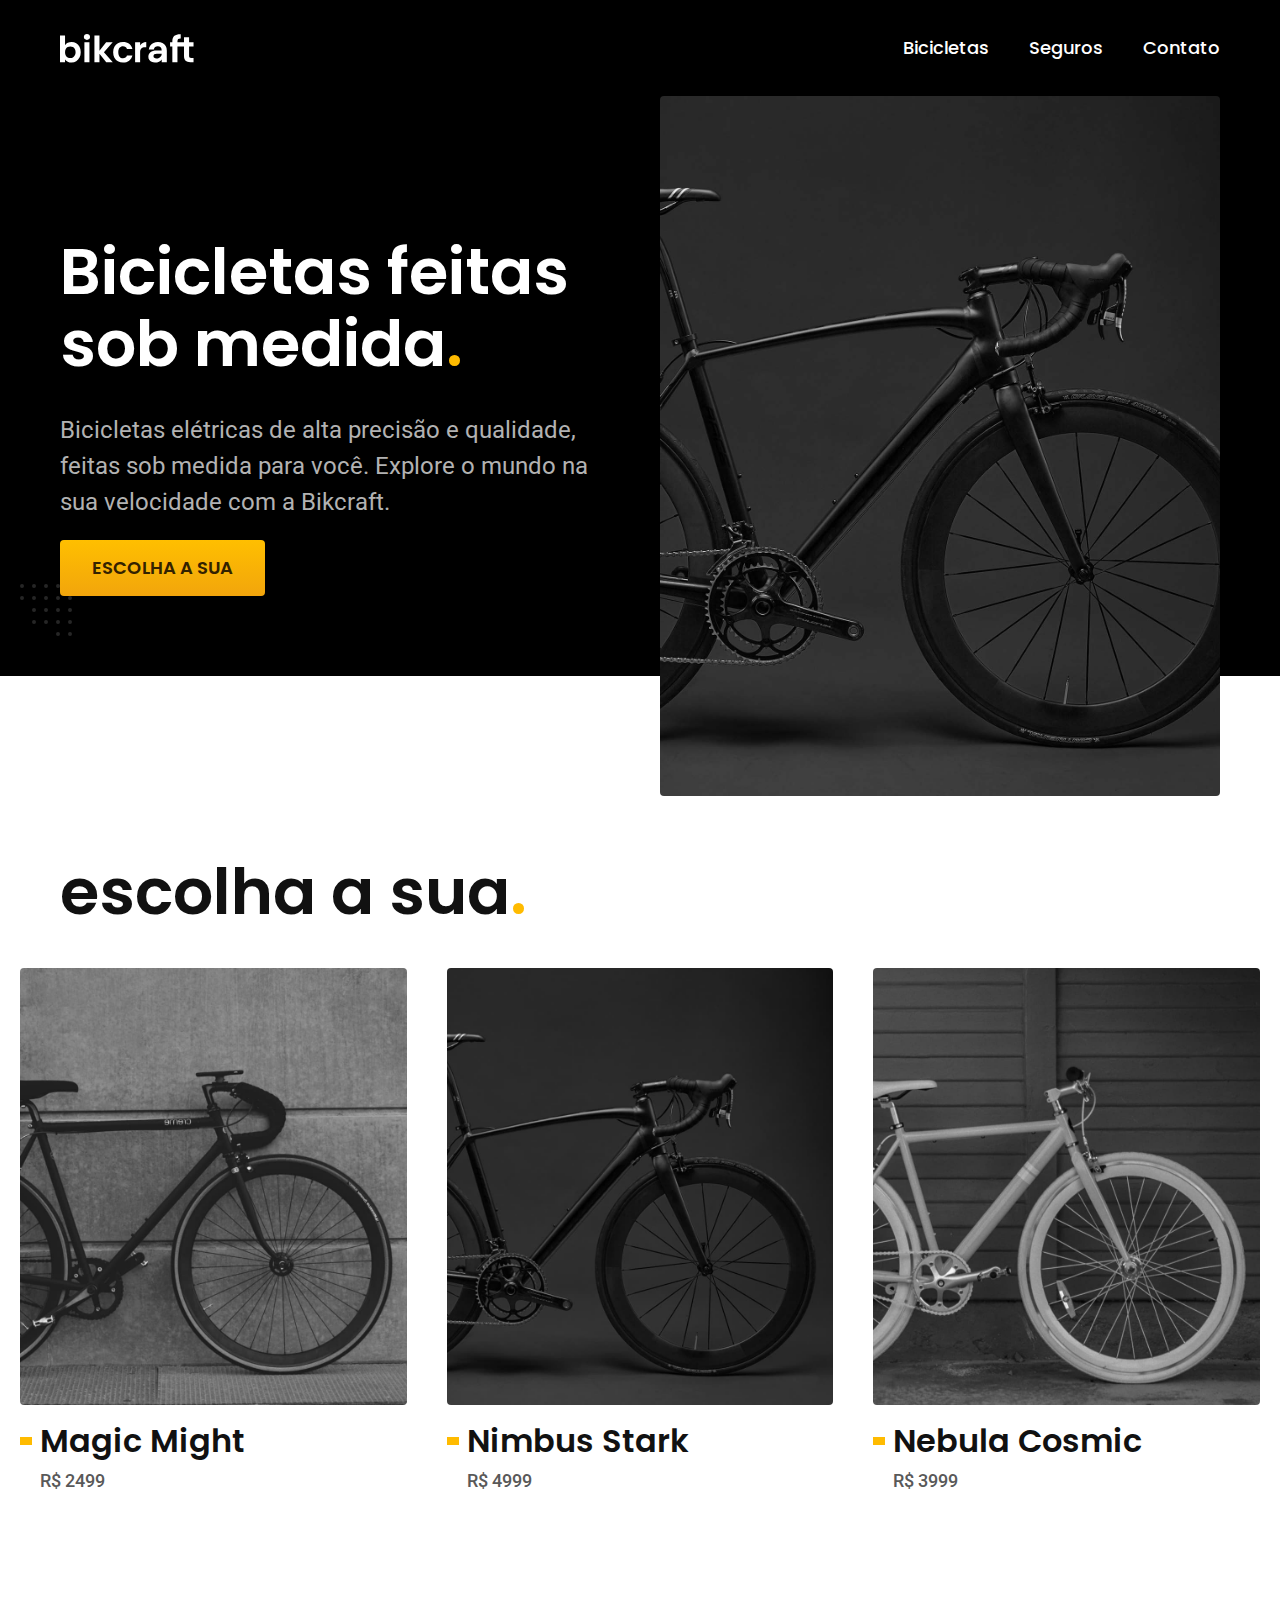
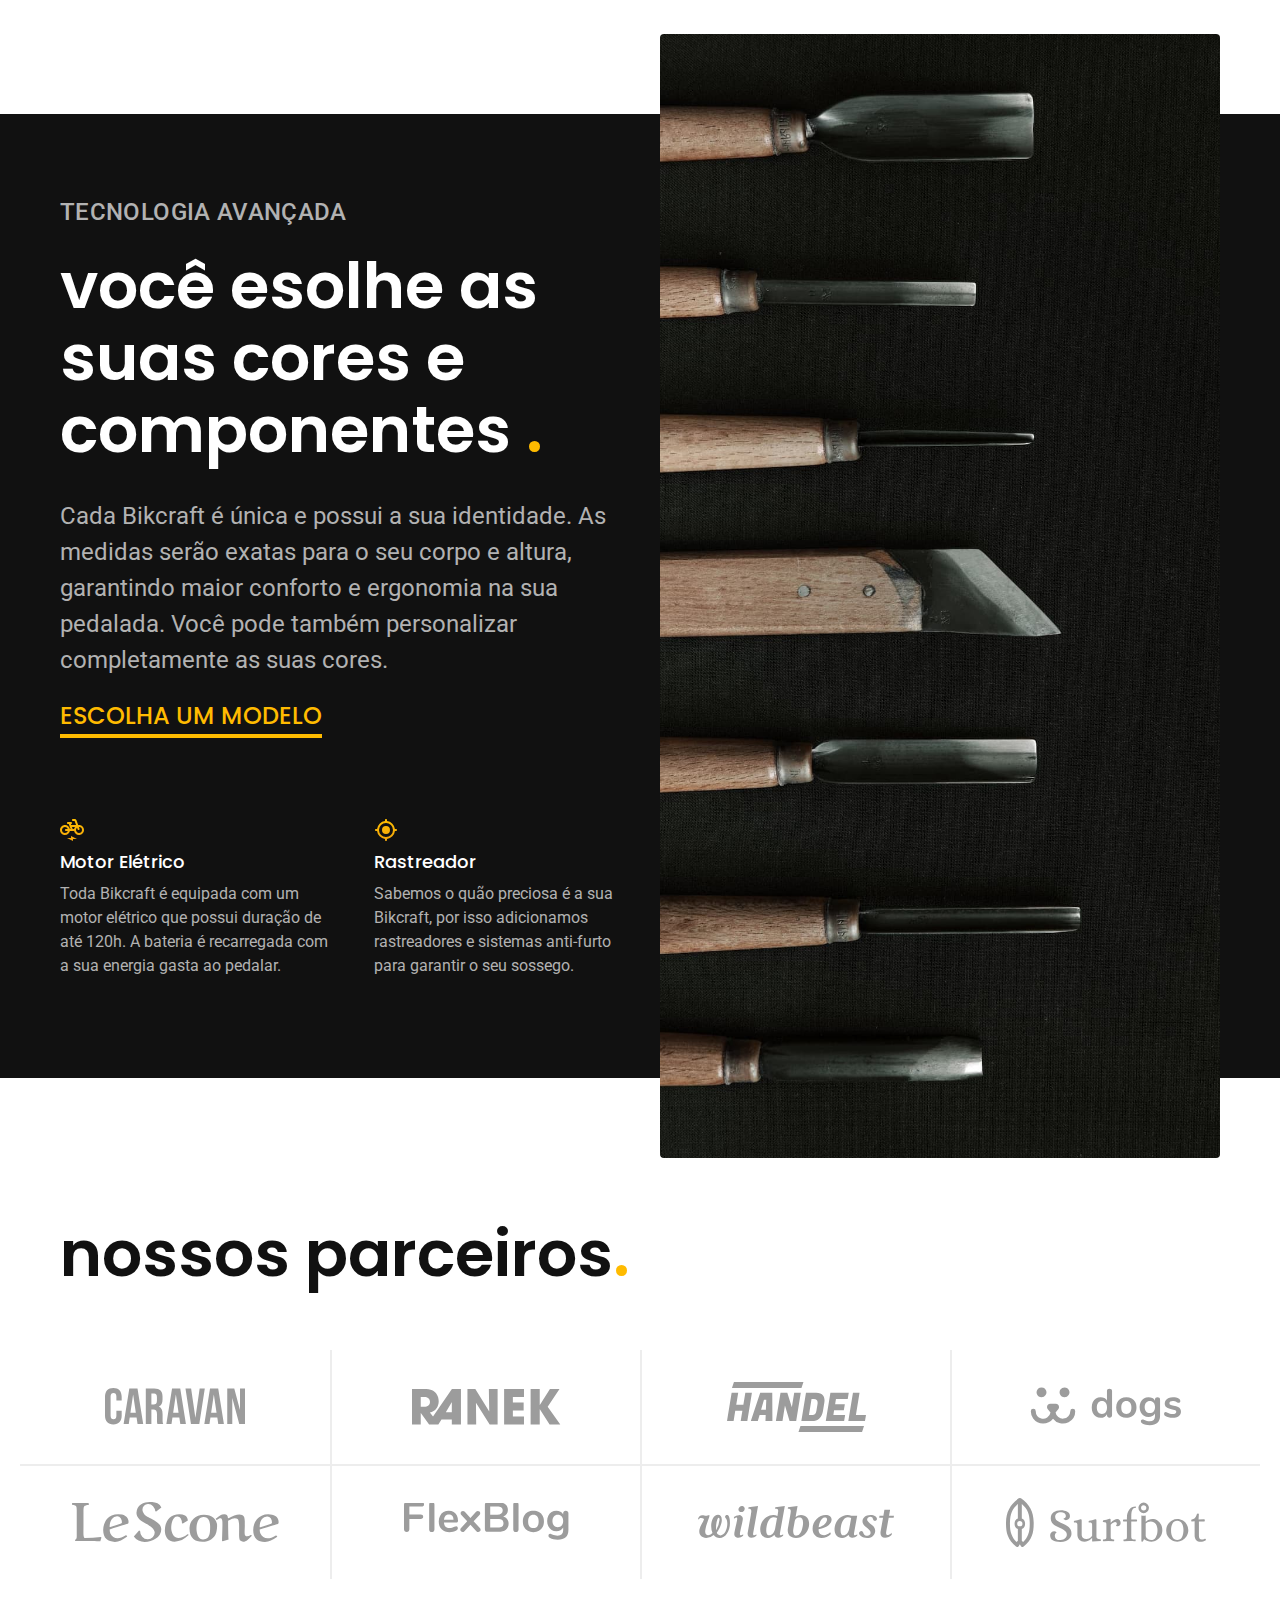
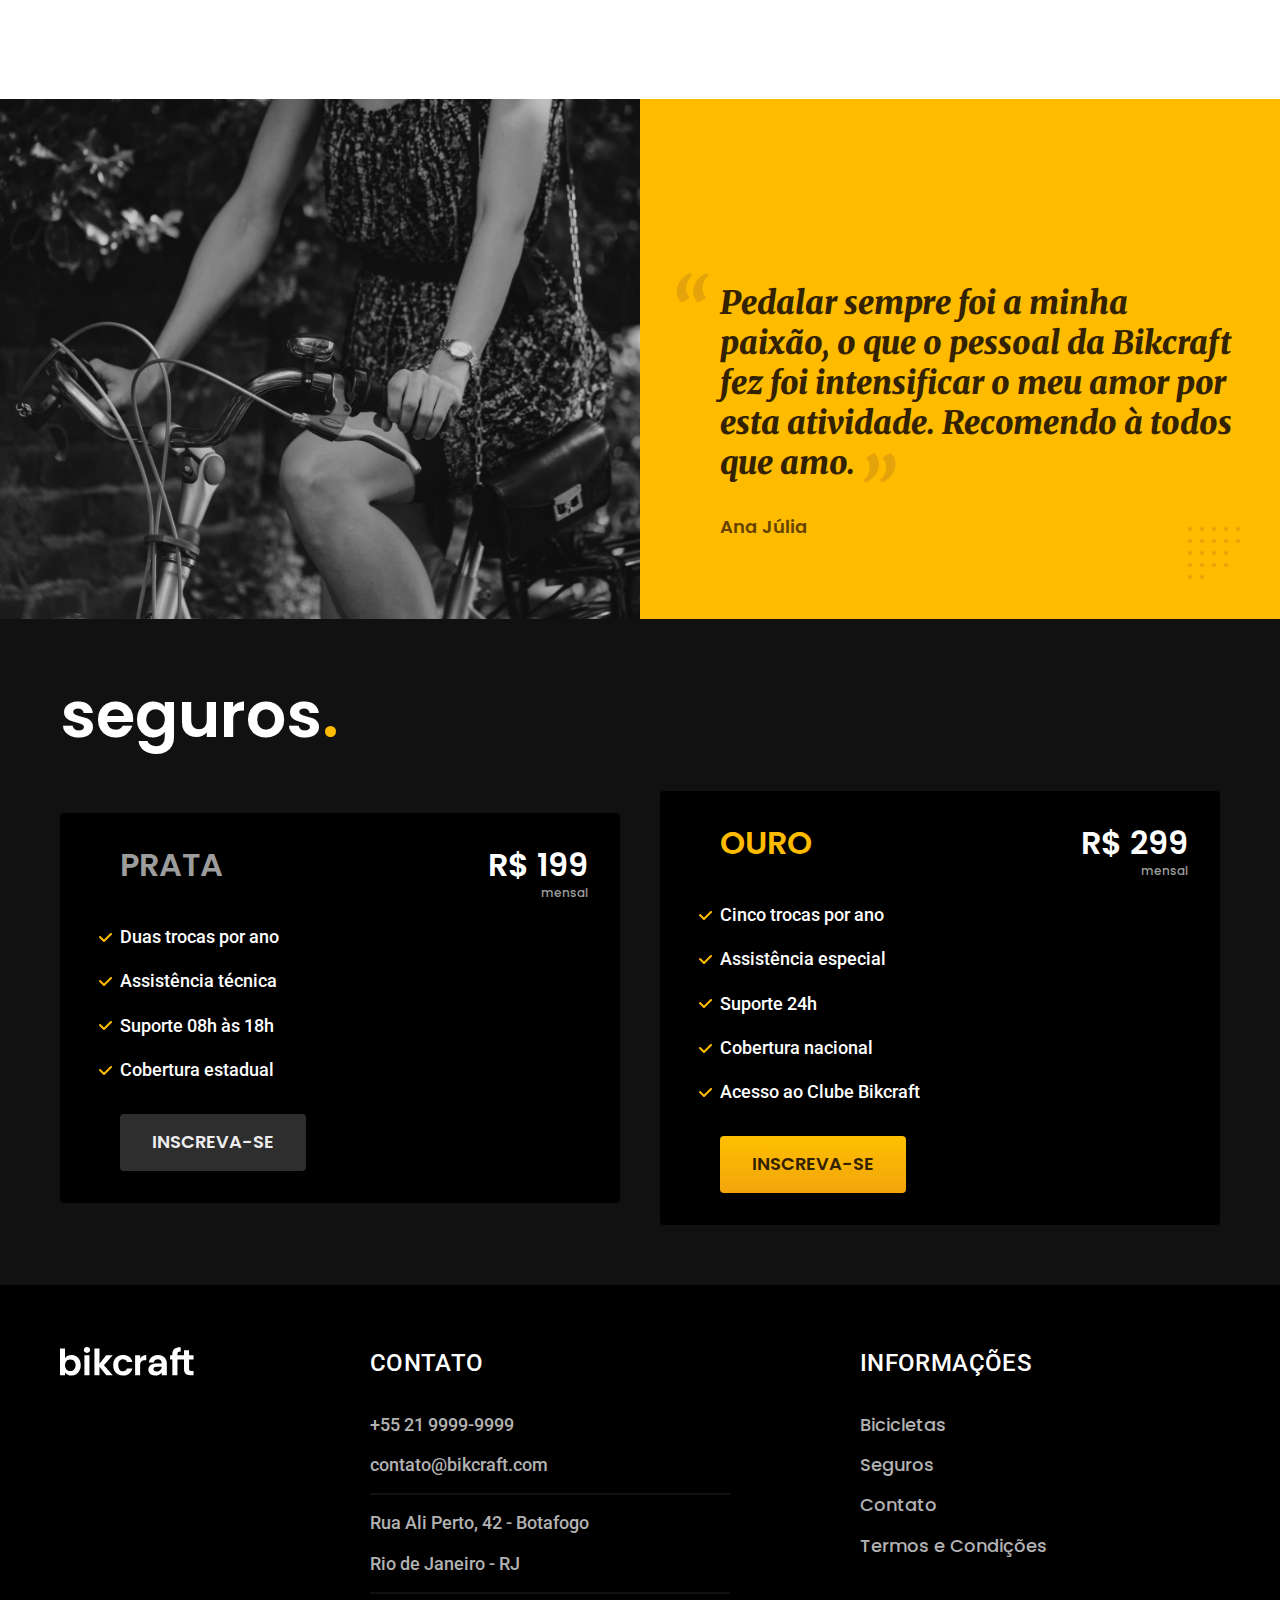
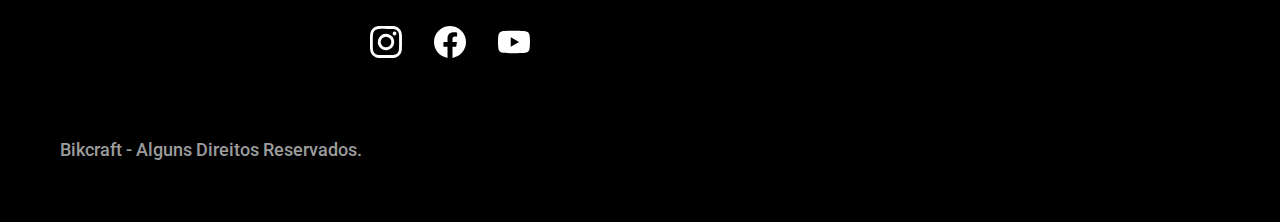
<file: index.html>
<!DOCTYPE html>
<html lang="pt-br">
  <head>
    <meta charset="UTF-8" />
    <meta http-equiv="X-UA-Compatible" content="IE=edge" />
    <meta name="viewport" content="width=device-width, initial-scale=1.0" />
    <title>Bikcraft - Bicicletas Elétricas</title>
    <meta
      name="description"
      content="Bicicletas elétricas de alta precisão e qualidade, feitas sob medida para o cliente. Explore o mundo na sua velocidade com Bikcraft."
    />

    <link rel="icon" href="./favicon.svg" type="image/svg+xml" />
    <link rel="preload" href="./css/style.min.css" as="style" />
    <link rel="stylesheet" href="./css/style.min.css" />

    <link rel="preconnect" href="https://fonts.googleapis.com" />
    <link rel="preconnect" href="https://fonts.gstatic.com" crossorigin />
    <link
      href="https://fonts.googleapis.com/css2?family=Merriweather:ital,wght@1,900&family=Poppins:wght@400;600&family=Roboto:wght@400;500&display=swap"
      rel="stylesheet"
    />
    <script>
      document.documentElement.classList.add("js");
    </script>
  </head>
  <body>
    <header class="header-bg">
      <div class="header container">
        <a href="./">
          <img
            src="./img/bikcraft.svg"
            width="136"
            height="32"
            alt="Bikcraft"
          />
        </a>
        <nav aria-label="Primaria">
          <ul class="header-menu font-1-m cor-0">
            <li><a href="./bicicletas.html">Bicicletas</a></li>
            <li><a href="./seguros.html">Seguros</a></li>
            <li><a href="./contato.html">Contato</a></li>
          </ul>
        </nav>
      </div>
    </header>

    <main class="introducao-bg">
      <div class="introducao container">
        <div class="introducao-conteudo">
          <h1 class="font-1-xxl cor-0 fadeInDown" data-anime="200">
            Bicicletas feitas sob medida<span class="cor-p1">.</span>
          </h1>
          <p class="font-2-l font-1-m cor-5 fadeInDown" data-anime="400">
            Bicicletas elétricas de alta precisão e qualidade, feitas sob medida
            para você. Explore o mundo na sua velocidade com a Bikcraft.
          </p>
          <a class="botao fadeInDown" data-anime="600" href="./bicicletas.html"
            >Escolha a sua</a
          >
        </div>
        <picture class="fadeInDown" data-anime="800">
          <source
            media="(max-width: 800px)"
            srcset="./img/bicicletas/nimbus.jpg"
          />
          <img
            src="./img/fotos/introducao.jpg"
            width="1280"
            height="1600"
            alt="Bicicleta elétrica preta"
          />
        </picture>
      </div>
    </main>

    <article class="bicicletas-lista">
      <h2 class="container font-1-xxl">
        escolha a sua<span class="cor-p1">.</span>
      </h2>

      <ul>
        <li>
          <a href="./bicicletas/magic.html">
            <img
              src="./img/bicicletas/magic-home.jpg"
              width="920"
              height="1040"
              alt="Bicicleta preta"
            />
            <h3 class="font-1-xl">Magic Might</h3>
            <span class="font-2-m cor-8">R$ 2499</span>
          </a>
        </li>
        <li>
          <a href="./bicicletas/nimbus.html">
            <img
              src="./img/bicicletas/nimbus-home.jpg"
              width="920"
              height="1040"
              alt="Bicicleta preta"
            />
            <h3 class="font-1-xl">Nimbus Stark</h3>
            <span class="font-2-m cor-8">R$ 4999</span>
          </a>
        </li>
        <li>
          <a href="./bicicletas/nebula.html">
            <img
              src="./img/bicicletas/nebula-home.jpg"
              width="920"
              height="1040"
              alt="Bicicleta preta"
            />
            <h3 class="font-1-xl">Nebula Cosmic</h3>
            <span class="font-2-m cor-8">R$ 3999</span>
          </a>
        </li>
      </ul>
    </article>

    <article class="tecnologia-bg">
      <div class="tecnologia container">
        <div class="tecnologia-conteudo">
          <span class="font-2-l-b cor-5">Tecnologia avançada</span>
          <h2 class="font-1-xxl cor-0">
            você esolhe as suas cores e componentes
            <span class="cor-p1">.</span>
          </h2>
          <p class="font-2-l cor-5">
            Cada Bikcraft é única e possui a sua identidade. As medidas serão
            exatas para o seu corpo e altura, garantindo maior conforto e
            ergonomia na sua pedalada. Você pode também personalizar
            completamente as suas cores.
          </p>
          <a class="link" href="./bicicletas.html">Escolha um modelo</a>

          <div class="tecnologia-vantagens">
            <div>
              <img
                src="./img/icones/eletrica.svg"
                width="24"
                height="24"
                alt=""
              />
              <h3 class="font-1-m cor-0">Motor Elétrico</h3>
              <p class="font-2-s cor-5">
                Toda Bikcraft é equipada com um motor elétrico que possui
                duração de até 120h. A bateria é recarregada com a sua energia
                gasta ao pedalar.
              </p>
            </div>
            <div>
              <img
                src="./img/icones/rastreador.svg"
                width="24"
                height="24"
                alt=""
              />
              <h3 class="font-1-m cor-0">Rastreador</h3>
              <p class="font-2-s cor-5">
                Sabemos o quão preciosa é a sua Bikcraft, por isso adicionamos
                rastreadores e sistemas anti-furto para garantir o seu sossego.
              </p>
            </div>
          </div>
        </div>

        <div class="tecnologia-imagem">
          <img
            src="./img/fotos/tecnologia.jpg"
            width="1200"
            height="1920"
            alt=""
          />
        </div>
      </div>
    </article>

    <section class="parceiros" aria-label="Nossos Parceiros">
      <h2 class="container font-1-xxl">
        nossos parceiros<span class="cor-p1">.</span>
      </h2>

      <ul>
        <li>
          <img
            src="./img/parceiros/caravan.svg"
            width="140"
            height="38"
            alt="Caravan"
          />
        </li>
        <li>
          <img
            src="./img/parceiros/ranek.svg"
            width="149"
            height="36"
            alt="Ranek"
          />
        </li>
        <li>
          <img
            src="./img/parceiros/handel.svg"
            width="139"
            height="50"
            alt="Handel"
          />
        </li>
        <li>
          <img
            src="./img/parceiros/dogs.svg"
            width="152"
            height="39"
            alt="Dogs"
          />
        </li>
        <li>
          <img
            src="./img/parceiros/lescone.svg"
            width="208"
            height="41"
            alt="Lescone"
          />
        </li>
        <li>
          <img
            src="./img/parceiros/flexblog.svg"
            width="165"
            height="38"
            alt="Flexblog"
          />
        </li>
        <li>
          <img
            src="./img/parceiros/wildbeast.svg"
            width="196"
            height="34"
            alt="Wildbeast"
          />
        </li>
        <li>
          <img
            src="./img/parceiros/surfbot.svg"
            width="200"
            height="49"
            alt="Surfbot"
          />
        </li>
      </ul>
    </section>

    <section class="depoimento" aria-label="Depoimento">
      <div>
        <img
          src="./img/fotos/depoimento.jpg"
          alt="Pessoa pedalando uma bicicleta Bikcraft"
        />
      </div>
      <div class="depoimento-conteudo">
        <blockquote class="font-1-xl cor-p5">
          <p>
            Pedalar sempre foi a minha paixão, o que o pessoal da Bikcraft fez
            foi intensificar o meu amor por esta atividade. Recomendo à todos
            que amo.
          </p>
        </blockquote>
        <span class="font-1-m-b cor-p4">Ana Júlia</span>
      </div>
    </section>

    <article class="seguros-bg">
      <div class="seguros container">
        <h2 class="font-1-xxl cor-0">seguros<span class="cor-p1">.</span></h2>
        <div class="seguros-item">
          <h3 class="font-1-xl cor-6">PRATA</h3>
          <span class="font-1-xl cor-0">
            R$ 199
            <span class="font-1-xs cor-6">mensal</span>
          </span>
          <ul class="font-2-m cor-0">
            <li>Duas trocas por ano</li>
            <li>Assistência técnica</li>
            <li>Suporte 08h às 18h</li>
            <li>Cobertura estadual</li>
          </ul>
          <a class="botao secundario" href="./orcamento.html">Inscreva-se</a>
        </div>
        <div class="seguros-item">
          <h3 class="font-1-xl cor-p1">OURO</h3>
          <span class="font-1-xl cor-0">
            R$ 299
            <span class="font-1-xs cor-6">mensal</span>
          </span>
          <ul class="font-2-m cor-0">
            <li>Cinco trocas por ano</li>
            <li>Assistência especial</li>
            <li>Suporte 24h</li>
            <li>Cobertura nacional</li>
            <li>Acesso ao Clube Bikcraft</li>
          </ul>
          <a class="botao" href="./orcamento.html">Inscreva-se</a>
        </div>
      </div>
    </article>

    <footer class="footer-bg">
      <div class="footer container">
        <img src="./img/bikcraft.svg" width="136" height="32" alt="Bikcraft" />
        <div class="footer-contato">
          <h3 class="font-2-l-b cor-0">Contato</h3>
          <ul class="font-2-m cor-5">
            <li><a href="tel:+552199999999">+55 21 9999-9999</a></li>
            <li>
              <a href="mailto:contato@bikcraft.com">contato@bikcraft.com</a>
            </li>
            <li>Rua Ali Perto, 42 - Botafogo</li>
            <li>Rio de Janeiro - RJ</li>
          </ul>
          <div class="footer-redes">
            <a href="./">
              <img
                src="./img/redes/instagram.svg"
                width="32"
                height="32"
                alt="Instagram"
              />
            </a>
            <a href="./">
              <img
                src="./img/redes/facebook.svg"
                width="32"
                height="32"
                alt="Facebook"
              />
            </a>
            <a href="./">
              <img
                src="./img/redes/youtube.svg"
                width="32"
                height="32"
                alt="Youtube"
              />
            </a>
          </div>
        </div>
        <div class="footer-informacoes">
          <h3 class="font-2-l-b cor-0">Informações</h3>
          <nav>
            <ul class="font-1-m cor-5">
              <li><a href="./bicicletas.html">Bicicletas</a></li>
              <li><a href="./seguros.html">Seguros</a></li>
              <li><a href="./contato.html">Contato</a></li>
              <li><a href="./termos.html">Termos e Condições</a></li>
            </ul>
          </nav>
        </div>
        <p class="footer-copy font-2-m cor-6">
          Bikcraft - Alguns Direitos Reservados.
        </p>
      </div>
    </footer>
    <script src="./js/plugins/simple-anime.js"></script>
    <script src="./js/script.js"></script>
  </body>
</html>
</file>
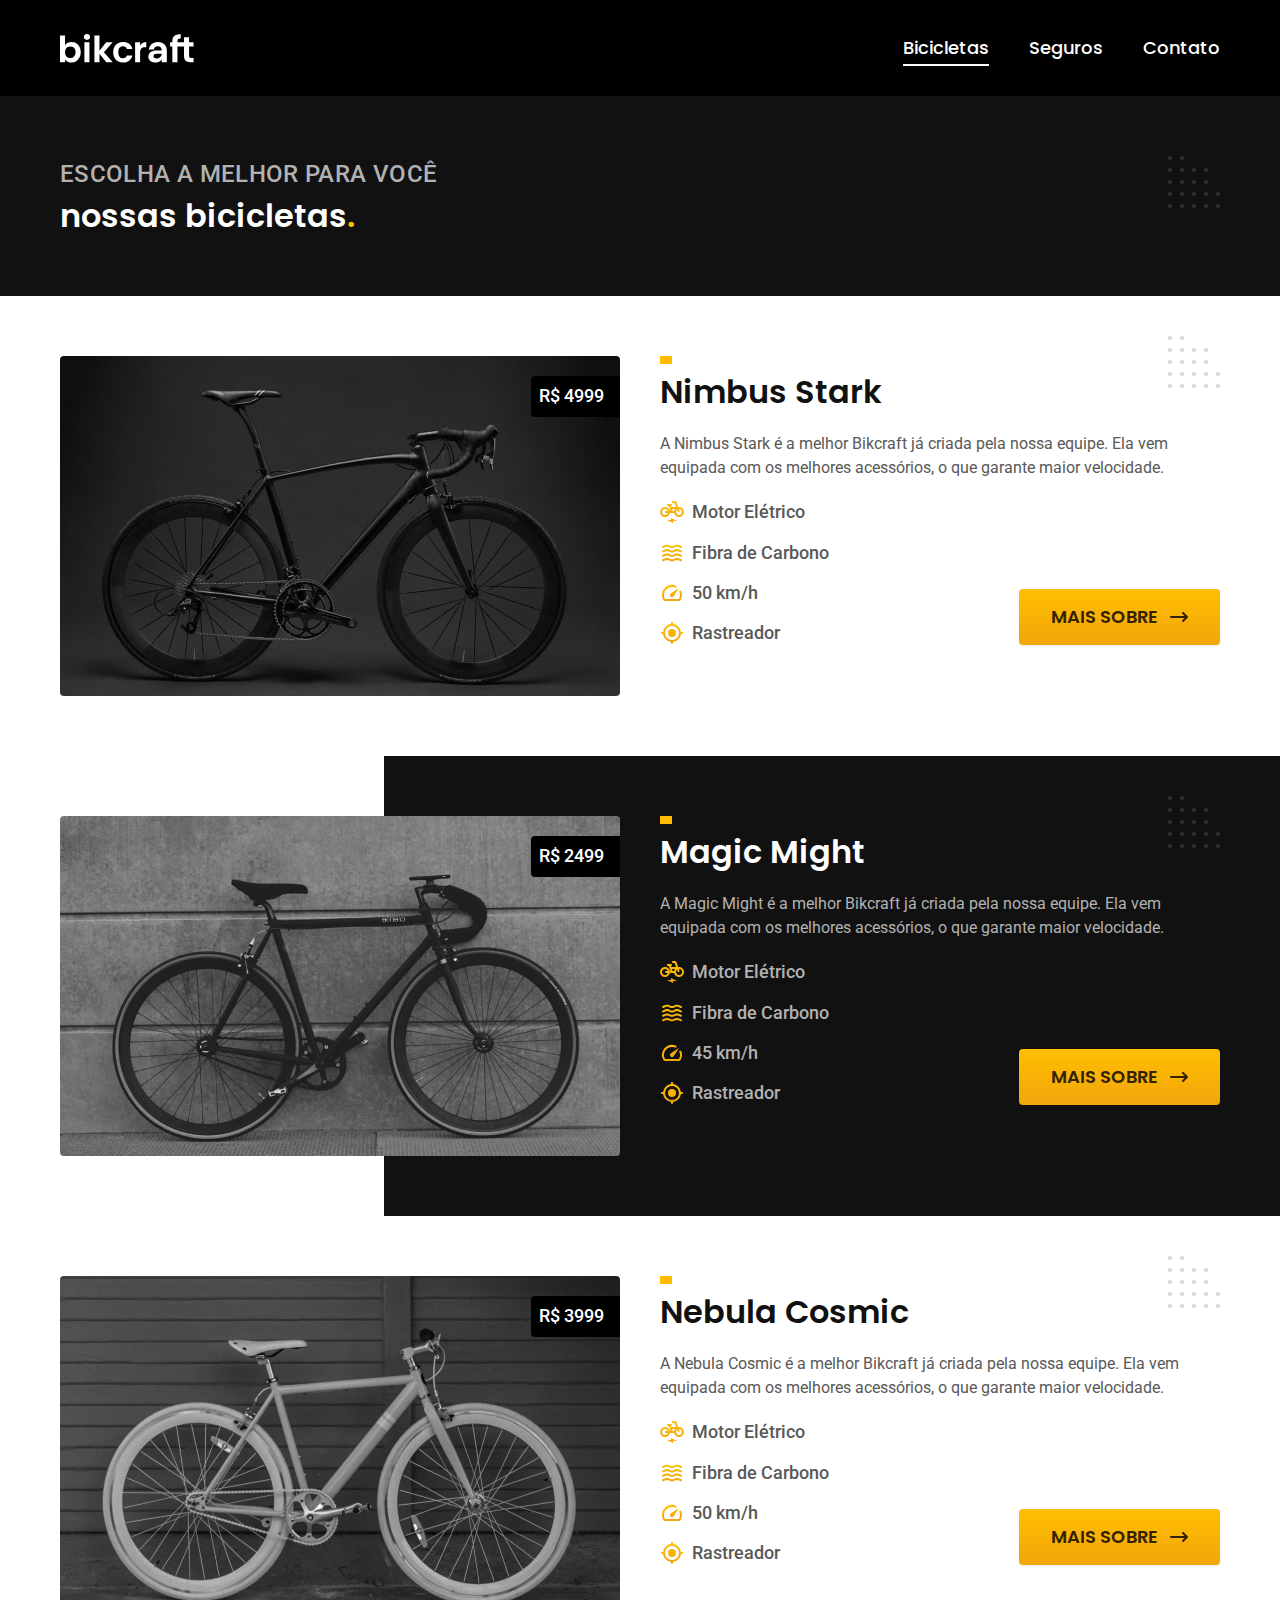
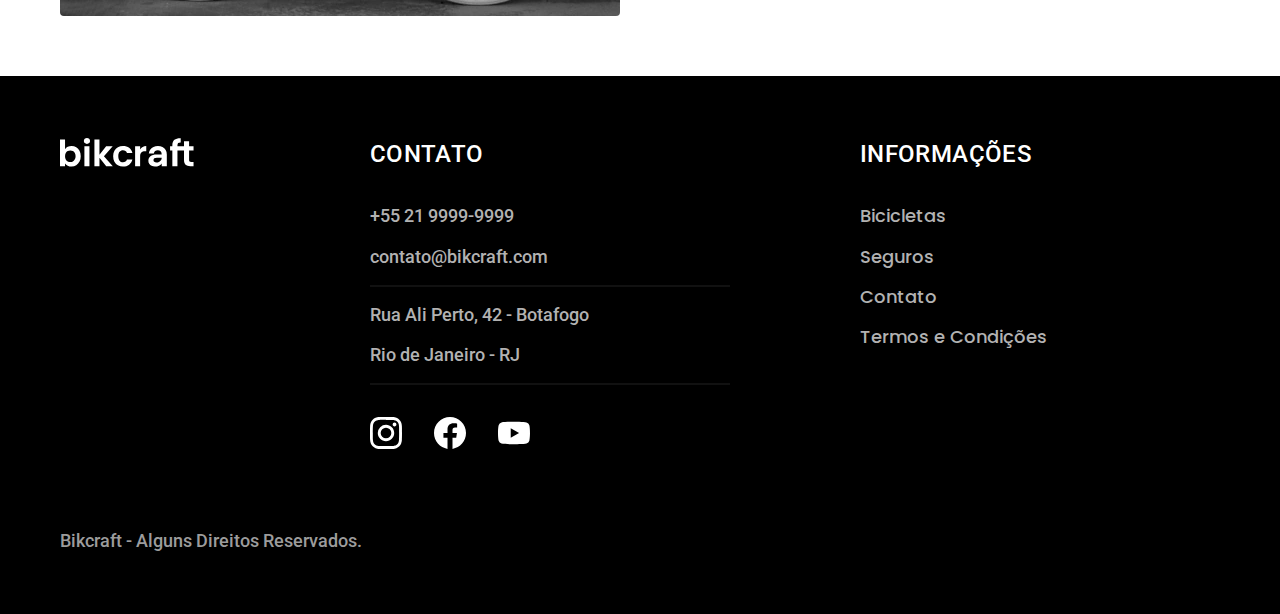
<file: bicicletas.html>
<!DOCTYPE html>
<html lang="pt-br">
  <head>
    <meta charset="UTF-8" />
    <meta http-equiv="X-UA-Compatible" content="IE=edge" />
    <meta name="viewport" content="width=device-width, initial-scale=1.0" />
    <title>Bicicletas | Bikcraft</title>
    <meta name="description" content="Termos e Condições." />

    <link rel="icon" href="./favicon.svg" type="image/svg+xml" />
    <link rel="preload" href="./css/style.min.css" as="style" />
    <link rel="stylesheet" href="./css/style.min.css" />

    <link rel="preconnect" href="https://fonts.googleapis.com" />
    <link rel="preconnect" href="https://fonts.gstatic.com" crossorigin />
    <link
      href="https://fonts.googleapis.com/css2?family=Merriweather:ital,wght@1,900&family=Poppins:wght@400;600&family=Roboto:wght@400;500&display=swap"
      rel="stylesheet"
    />
    <script>
      document.documentElement.classList.add("js");
    </script>
  </head>
  <body id="bicicletas">
    <header class="header-bg">
      <div class="header container">
        <a href="./">
          <img
            src="./img/bikcraft.svg"
            width="136"
            height="32"
            alt="Bikcraft"
          />
        </a>
        <nav aria-label="Primaria">
          <ul class="header-menu font-1-m cor-0">
            <li><a href="./bicicletas.html">Bicicletas</a></li>
            <li><a href="./seguros.html">Seguros</a></li>
            <li><a href="./contato.html">Contato</a></li>
          </ul>
        </nav>
      </div>
    </header>

    <main>
      <div class="titulo-bg">
        <div class="titulo container">
          <p class="font-2-l-b cor-5">Escolha a melhor para você</p>
          <h1 class="font-1-xl cor-0">
            nossas bicicletas<span class="cor-p1">.</span>
          </h1>
        </div>
      </div>

      <div class="bicicletas container">
        <div class="bicicletas-imagem">
          <img
            src="./img/bicicletas/nimbus.jpg"
            width="1120"
            height="680"
            alt="Bicicleta preta"
          />
          <span class="font-2-m cor-0">R$ 4999</span>
        </div>
        <div class="bicicletas-conteudo">
          <h2 class="font-1-xl">Nimbus Stark</h2>
          <p class="font-2-s cor-8">
            A Nimbus Stark é a melhor Bikcraft já criada pela nossa equipe. Ela
            vem equipada com os melhores acessórios, o que garante maior
            velocidade.
          </p>
          <ul class="font-2-m cor-8">
            <li>
              <img
                src="./img/icones/eletrica.svg"
                width="24"
                height="24"
                alt=""
              />Motor Elétrico
            </li>
            <li>
              <img
                src="./img/icones/carbono.svg"
                width="24"
                height="24"
                alt=""
              />Fibra de Carbono
            </li>
            <li>
              <img
                src="./img/icones/velocidade.svg"
                width="24"
                height="24"
                alt=""
              />50 km/h
            </li>
            <li>
              <img
                src="./img/icones/rastreador.svg"
                width="24"
                height="24"
                alt=""
              />Rastreador
            </li>
          </ul>
          <a class="botao seta" href="./bicicletas/nimbus.html">Mais Sobre</a>
        </div>
      </div>

      <div class="bicicletas-bg">
        <div class="bicicletas container">
          <div class="bicicletas-imagem">
            <img src="./img/bicicletas/magic.jpg" alt="Bicicleta preta" />
            <span class="font-2-m cor-0">R$ 2499</span>
          </div>
          <div class="bicicletas-conteudo">
            <h2 class="font-1-xl cor-0">Magic Might</h2>
            <p class="font-2-s cor-5">
              A Magic Might é a melhor Bikcraft já criada pela nossa equipe. Ela
              vem equipada com os melhores acessórios, o que garante maior
              velocidade.
            </p>
            <ul class="font-2-m cor-5">
              <li>
                <img
                  src="./img/icones/eletrica.svg"
                  width="24"
                  height="24"
                  alt=""
                />Motor Elétrico
              </li>
              <li>
                <img
                  src="./img/icones/carbono.svg"
                  width="24"
                  height="24"
                  alt=""
                />Fibra de Carbono
              </li>
              <li>
                <img
                  src="./img/icones/velocidade.svg"
                  width="24"
                  height="24"
                  alt=""
                />45 km/h
              </li>
              <li>
                <img
                  src="./img/icones/rastreador.svg"
                  width="24"
                  height="24"
                  alt=""
                />Rastreador
              </li>
            </ul>
            <a class="botao seta" href="./bicicletas/magic.html">Mais Sobre</a>
          </div>
        </div>
      </div>

      <div class="bicicletas container">
        <div class="bicicletas-imagem">
          <img src="./img/bicicletas/nebula.jpg" alt="Bicicleta preta" />
          <span class="font-2-m cor-0">R$ 3999</span>
        </div>
        <div class="bicicletas-conteudo">
          <h2 class="font-1-xl">Nebula Cosmic</h2>
          <p class="font-2-s cor-8">
            A Nebula Cosmic é a melhor Bikcraft já criada pela nossa equipe. Ela
            vem equipada com os melhores acessórios, o que garante maior
            velocidade.
          </p>
          <ul class="font-2-m cor-8">
            <li>
              <img
                src="./img/icones/eletrica.svg"
                width="24"
                height="24"
                alt=""
              />Motor Elétrico
            </li>
            <li>
              <img
                src="./img/icones/carbono.svg"
                width="24"
                height="24"
                alt=""
              />Fibra de Carbono
            </li>
            <li>
              <img
                src="./img/icones/velocidade.svg"
                width="24"
                height="24"
                alt=""
              />50 km/h
            </li>
            <li>
              <img
                src="./img/icones/rastreador.svg"
                width="24"
                height="24"
                alt=""
              />Rastreador
            </li>
          </ul>
          <a class="botao seta" href="./bicicletas/nebula.html">Mais Sobre</a>
        </div>
      </div>
    </main>

    <footer class="footer-bg">
      <div class="footer container">
        <img src="./img/bikcraft.svg" width="136" height="32" alt="Bikcraft" />
        <div class="footer-contato">
          <h3 class="font-2-l-b cor-0">Contato</h3>
          <ul class="font-2-m cor-5">
            <li><a href="tel:+552199999999">+55 21 9999-9999</a></li>
            <li>
              <a href="mailto:contato@bikcraft.com">contato@bikcraft.com</a>
            </li>
            <li>Rua Ali Perto, 42 - Botafogo</li>
            <li>Rio de Janeiro - RJ</li>
          </ul>
          <div class="footer-redes">
            <a href="./">
              <img
                src="./img/redes/instagram.svg"
                width="32"
                height="32"
                alt="Instagram"
              />
            </a>
            <a href="./">
              <img
                src="./img/redes/facebook.svg"
                width="32"
                height="32"
                alt="Facebook"
              />
            </a>
            <a href="./">
              <img
                src="./img/redes/youtube.svg"
                width="32"
                height="32"
                alt="Youtube"
              />
            </a>
          </div>
        </div>
        <div class="footer-informacoes">
          <h3 class="font-2-l-b cor-0">Informações</h3>
          <nav>
            <ul class="font-1-m cor-5">
              <li><a href="./bicicletas.html">Bicicletas</a></li>
              <li><a href="./seguros.html">Seguros</a></li>
              <li><a href="./contato.html">Contato</a></li>
              <li><a href="./termos.html">Termos e Condições</a></li>
            </ul>
          </nav>
        </div>
        <p class="footer-copy font-2-m cor-6">
          Bikcraft - Alguns Direitos Reservados.
        </p>
      </div>
    </footer>
    <script src="./js/script.js"></script>
  </body>
</html>
</file>
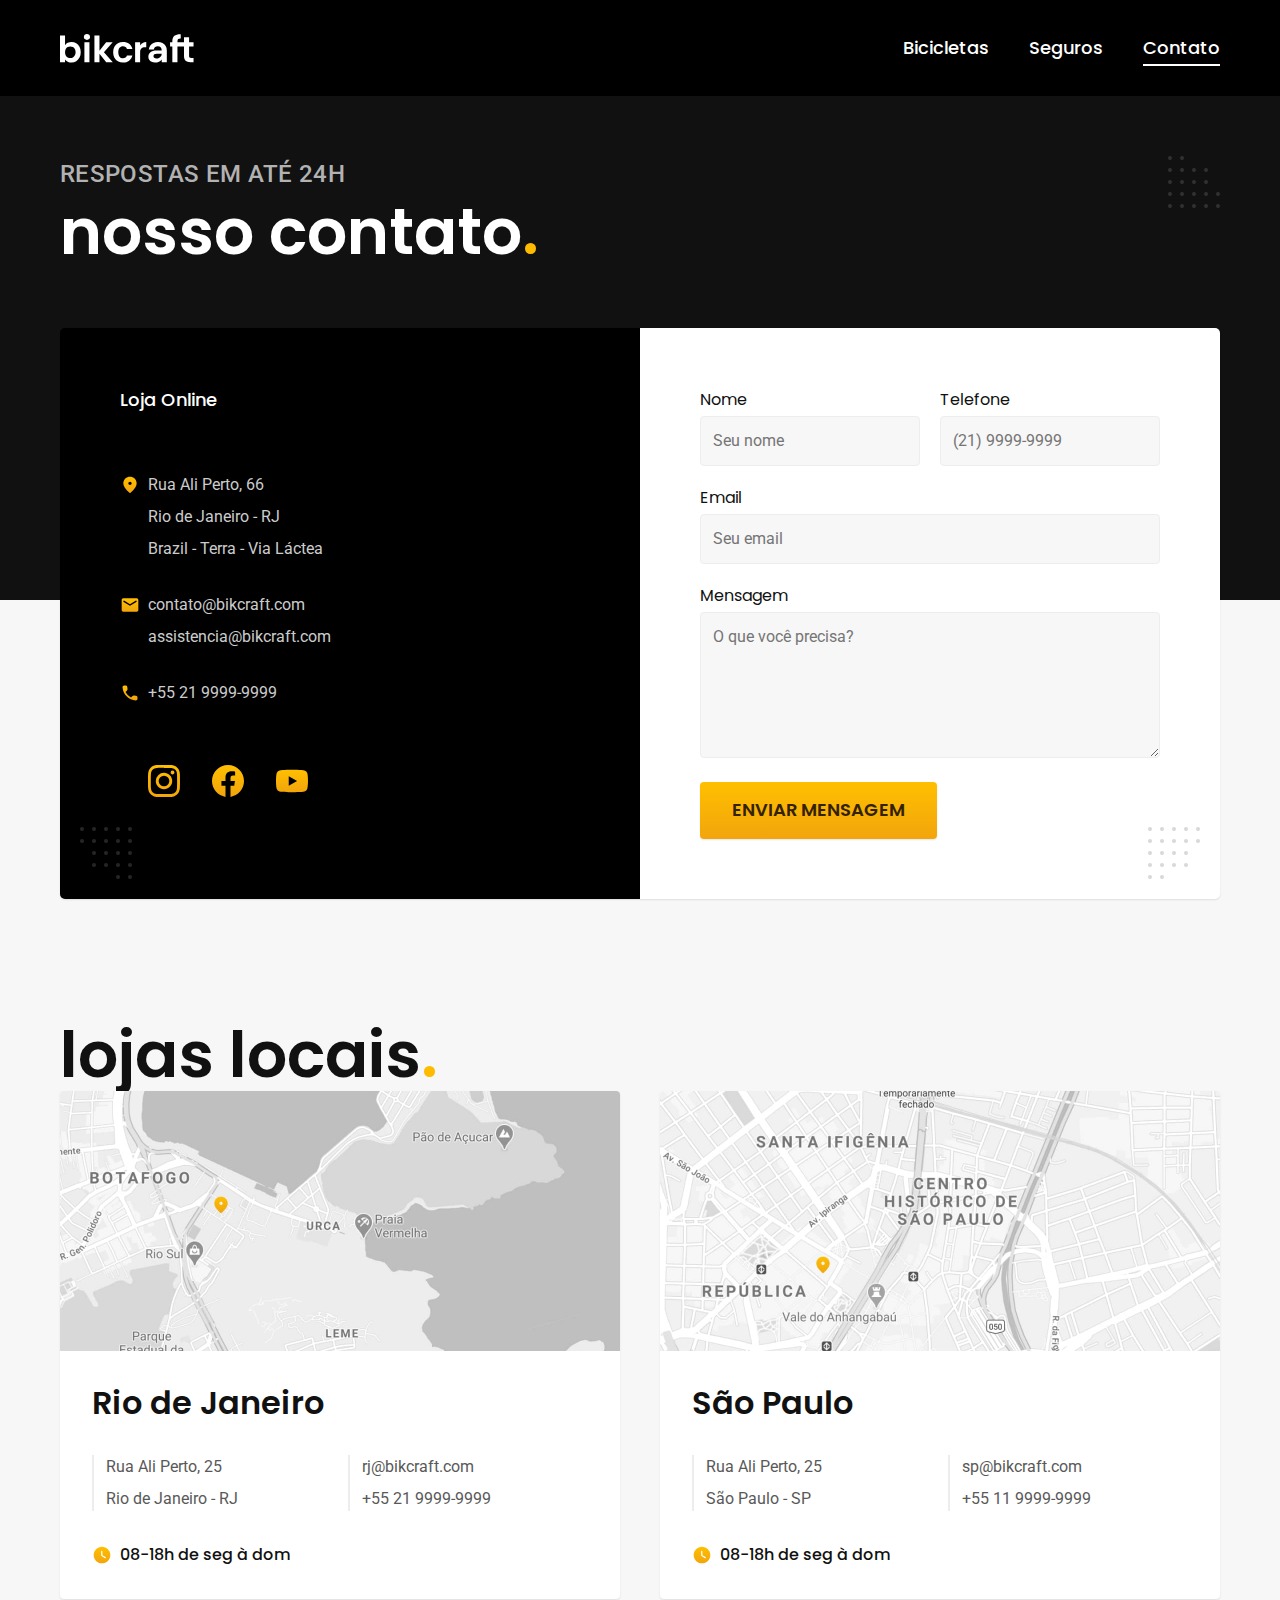
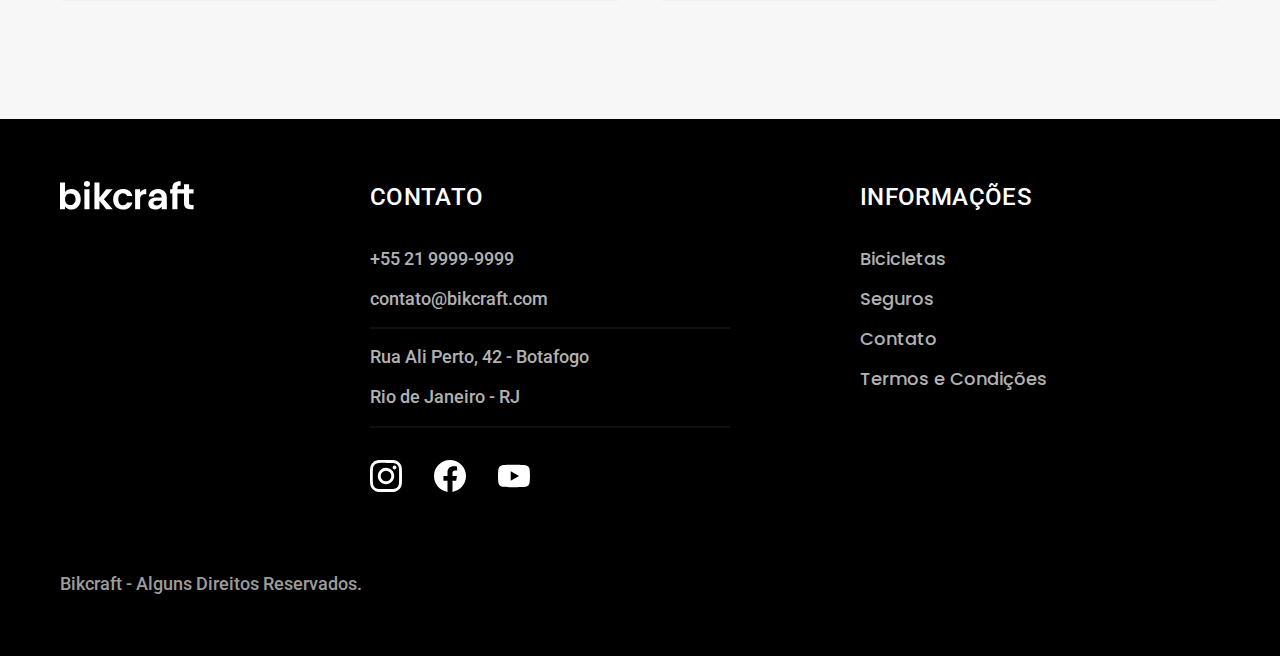
<file: contato.html>
<!DOCTYPE html>
<html lang="pt-br">
  <head>
    <meta charset="UTF-8" />
    <meta http-equiv="X-UA-Compatible" content="IE=edge" />
    <meta name="viewport" content="width=device-width, initial-scale=1.0" />
    <title>Contato | Bikcraft</title>
    <meta name="description" content="Termos e Condições." />

    <link rel="icon" href="./favicon.svg" type="image/svg+xml" />
    <link rel="preload" href="./css/style.min.css" as="style" />
    <link rel="stylesheet" href="./css/style.min.css" />

    <link rel="preconnect" href="https://fonts.googleapis.com" />
    <link rel="preconnect" href="https://fonts.gstatic.com" crossorigin />
    <link
      href="https://fonts.googleapis.com/css2?family=Merriweather:ital,wght@1,900&family=Poppins:wght@400;600&family=Roboto:wght@400;500&display=swap"
      rel="stylesheet"
    />
    <script>
      document.documentElement.classList.add("js");
    </script>
  </head>
  <body id="contato">
    <header class="header-bg">
      <div class="header container">
        <a href="./">
          <img
            src="./img/bikcraft.svg"
            width="136"
            height="32"
            alt="Bikcraft"
          />
        </a>
        <nav aria-label="Primaria">
          <ul class="header-menu font-1-m cor-0">
            <li><a href="./bicicletas.html">Bicicletas</a></li>
            <li><a href="./seguros.html">Seguros</a></li>
            <li><a href="./contato.html">Contato</a></li>
          </ul>
        </nav>
      </div>
    </header>

    <main>
      <div class="titulo-bg">
        <div class="titulo container">
          <p class="font-2-l-b cor-5">Respostas em até 24h</p>
          <h1 class="font-1-xxl cor-0">
            nosso contato<span class="cor-p1">.</span>
          </h1>
        </div>
      </div>

      <div class="contato container">
        <section class="contato-dados" aria-label="Endereço">
          <h2 class="font-1-m cor-0">Loja Online</h2>
          <div class="contato-endereco font-2-s cor-4">
            <p>Rua Ali Perto, 66</p>
            <p>Rio de Janeiro - RJ</p>
            <p>Brazil - Terra - Via Láctea</p>
          </div>
          <address class="contato-meios font-2-s cor-4">
            <a href="mailto:contato@bikcraft.com">contato@bikcraft.com</a>
            <a href="mailto:assistencia@bikcraft.com"
              >assistencia@bikcraft.com</a
            >
            <a href="tel:+552199999999">+55 21 9999-9999</a>
          </address>
          <div class="contato-redes">
            <a href="./">
              <img
                src="./img/redes/instagram-p.svg"
                width="32"
                height="32"
                alt="Instagram"
              />
            </a>
            <a href="./">
              <img
                src="./img/redes/facebook-p.svg"
                width="32"
                height="32"
                alt="Facebook"
              />
            </a>
            <a href="./">
              <img
                src="./img/redes/youtube-p.svg"
                width="32"
                height="32"
                alt="Youtube"
              />
            </a>
          </div>
        </section>

        <section class="contato-formulario" aria-label="Formulário">
          <form class="form" action="./contato.html">
            <div>
              <label for="nome">Nome</label>
              <input type="text" name="nome" id="nome" placeholder="Seu nome" />
            </div>
            <div>
              <label for="telefone">Telefone</label>
              <input
                type="text"
                name="telefone"
                id="telefone"
                placeholder="(21) 9999-9999"
              />
            </div>
            <div class="col-2">
              <label for="email">Email</label>
              <input
                type="text"
                name="email"
                id="email"
                placeholder="Seu email"
              />
            </div>
            <div class="col-2">
              <label for="mensagem">Mensagem</label>
              <textarea
                name="mensagem"
                id="mensagem"
                rows="5"
                placeholder="O que você precisa?"
              ></textarea>
            </div>
            <button class="botao col-2">Enviar Mensagem</button>
          </form>
        </section>
      </div>
    </main>

    <article class="lojas container">
      <h2 class="font-1-xxl">lojas locais<span class="cor-p1">.</span></h2>
      <div class="lojas-item">
        <img
          src="./img/lojas/rj.jpg"
          width="1120"
          height="520"
          alt="mapa marcando o endereço em Rua Ali Perto, 25 - Rio de Janeiro - RJ"
        />
        <div class="lojas-conteudo">
          <h3 class="font-1-xl">Rio de Janeiro</h3>
          <div class="lojas-dados font-2-s cor-8">
            <p>Rua Ali Perto, 25</p>
            <p>Rio de Janeiro - RJ</p>
          </div>
          <div class="lojas-dados font-2-s cor-8">
            <a href="mailto:rj@bikcraft.com">rj@bikcraft.com</a>
            <a href="tel:+552199999999">+55 21 9999-9999</a>
          </div>
          <p class="lojas-tempo font-1-s">
            <img
              src="./img/icones/horario.svg"
              alt=""
              width="20"
              height="20"
            />08-18h de seg à dom
          </p>
        </div>
      </div>
      <div class="lojas-item">
        <img
          src="./img/lojas/sp.jpg"
          width="1120"
          height="520"
          alt="mapa marcando o endereço em Rua Ali Perto, 25 - São Paulo - SP"
        />
        <div class="lojas-conteudo">
          <h3 class="font-1-xl">São Paulo</h3>
          <div class="lojas-dados font-2-s cor-8">
            <p>Rua Ali Perto, 25</p>
            <p>São Paulo - SP</p>
          </div>
          <div class="lojas-dados font-2-s cor-8">
            <a href="mailto:sp@bikcraft.com">sp@bikcraft.com</a>
            <a href="tel:+551199999999">+55 11 9999-9999</a>
          </div>
          <p class="lojas-tempo font-1-s">
            <img
              src="./img/icones/horario.svg"
              width="20"
              height="20"
              alt=""
            />08-18h de seg à dom
          </p>
        </div>
      </div>
    </article>

    <footer class="footer-bg">
      <div class="footer container">
        <img src="./img/bikcraft.svg" width="136" height="32" alt="Bikcraft" />
        <div class="footer-contato">
          <h3 class="font-2-l-b cor-0">Contato</h3>
          <ul class="font-2-m cor-5">
            <li><a href="tel:+552199999999">+55 21 9999-9999</a></li>
            <li>
              <a href="mailto:contato@bikcraft.com">contato@bikcraft.com</a>
            </li>
            <li>Rua Ali Perto, 42 - Botafogo</li>
            <li>Rio de Janeiro - RJ</li>
          </ul>
          <div class="footer-redes">
            <a href="./">
              <img
                src="./img/redes/instagram.svg"
                width="32"
                height="32"
                alt="Instagram"
              />
            </a>
            <a href="./">
              <img
                src="./img/redes/facebook.svg"
                width="32"
                height="32"
                alt="Facebook"
              />
            </a>
            <a href="./">
              <img
                src="./img/redes/youtube.svg"
                width="32"
                height="32"
                alt="Youtube"
              />
            </a>
          </div>
        </div>
        <div class="footer-informacoes">
          <h3 class="font-2-l-b cor-0">Informações</h3>
          <nav>
            <ul class="font-1-m cor-5">
              <li><a href="./bicicletas.html">Bicicletas</a></li>
              <li><a href="./seguros.html">Seguros</a></li>
              <li><a href="./contato.html">Contato</a></li>
              <li><a href="./termos.html">Termos e Condições</a></li>
            </ul>
          </nav>
        </div>
        <p class="footer-copy font-2-m cor-6">
          Bikcraft - Alguns Direitos Reservados.
        </p>
      </div>
    </footer>
    <script src="./js/script.js"></script>
  </body>
</html>
</file>
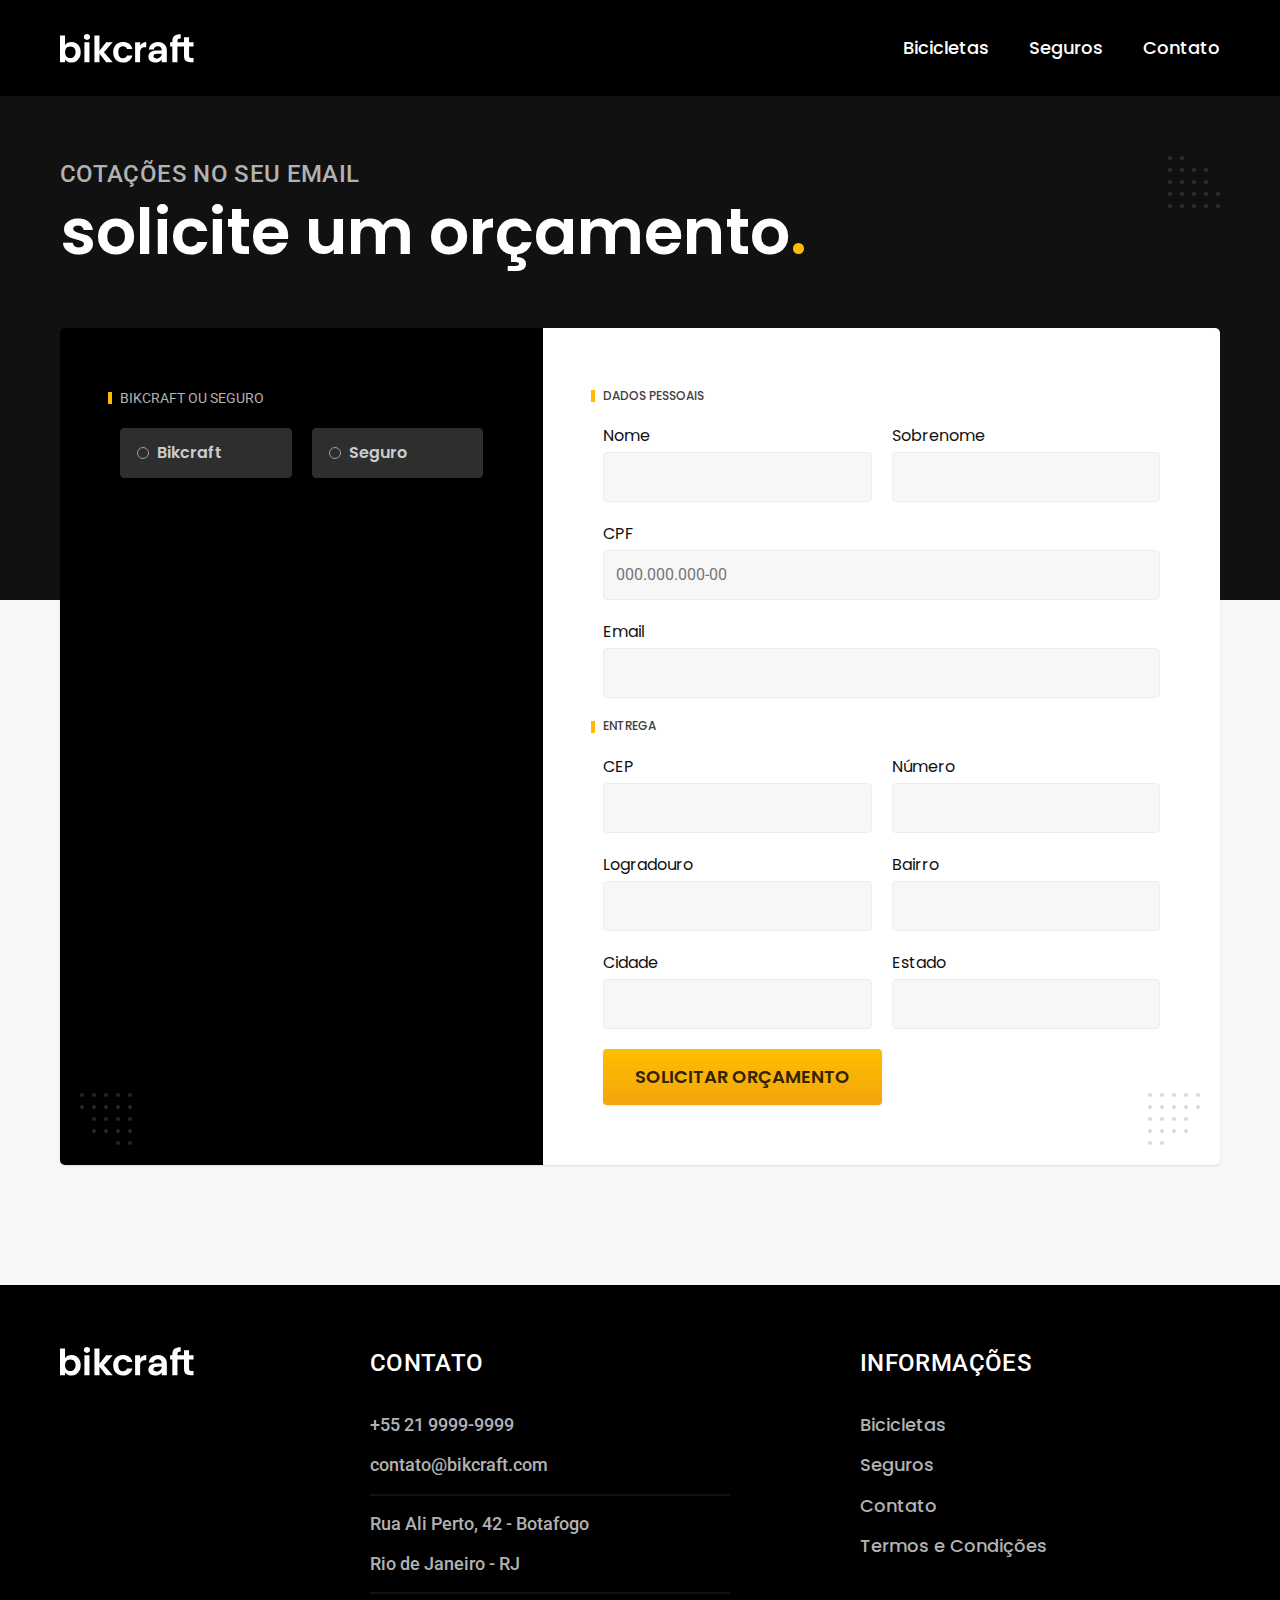
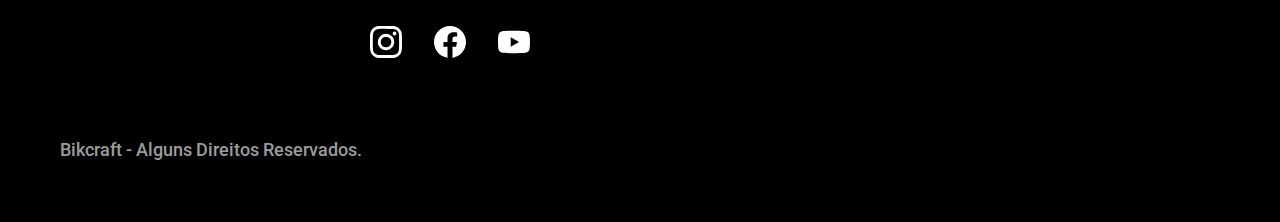
<file: orcamento.html>
<!DOCTYPE html>
<html lang="pt-br">
  <head>
    <meta charset="UTF-8" />
    <meta http-equiv="X-UA-Compatible" content="IE=edge" />
    <meta name="viewport" content="width=device-width, initial-scale=1.0" />
    <title>Orçamento | Bikcraft</title>
    <meta name="description" content="Termos e Condições." />

    <link rel="icon" href="./favicon.svg" type="image/svg+xml" />
    <link rel="preload" href="./css/style.min.css" as="style" />
    <link rel="stylesheet" href="./css/style.min.css" />

    <link rel="preconnect" href="https://fonts.googleapis.com" />
    <link rel="preconnect" href="https://fonts.gstatic.com" crossorigin />
    <link
      href="https://fonts.googleapis.com/css2?family=Merriweather:ital,wght@1,900&family=Poppins:wght@400;600&family=Roboto:wght@400;500&display=swap"
      rel="stylesheet"
    />
    <script>
      document.documentElement.classList.add("js");
    </script>
  </head>
  <body id="orcamento">
    <header class="header-bg">
      <div class="header container">
        <a href="./">
          <img
            src="./img/bikcraft.svg"
            width="136"
            height="32"
            alt="Bikcraft"
          />
        </a>
        <nav aria-label="Primaria">
          <ul class="header-menu font-1-m cor-0">
            <li><a href="./bicicletas.html">Bicicletas</a></li>
            <li><a href="./seguros.html">Seguros</a></li>
            <li><a href="./contato.html">Contato</a></li>
          </ul>
        </nav>
      </div>
    </header>

    <main>
      <div class="titulo-bg">
        <div class="titulo container">
          <p class="font-2-l-b cor-5">Cotações no seu email</p>
          <h1 class="font-1-xxl cor-0">
            solicite um orçamento<span class="cor-p1">.</span>
          </h1>
        </div>
      </div>

      <form class="orcamento container" action="./">
        <div class="orcamento-produto">
          <h2 class="font-2-xs cor-5">Bikcraft ou Seguro</h2>
          <input type="radio" name="tipo" value="bikcraft" id="bikcraft" />
          <label for="bikcraft">Bikcraft</label>

          <input type="radio" name="tipo" value="seguro" id="seguro" />
          <label for="seguro">Seguro</label>

          <div class="orcamento-conteudo" id="orcamento-bikcraft">
            <h2 class="font-1-xs cor-5">Escolha a sua</h2>
            <input type="radio" name="produto" value="nimbus" id="nimbus" />
            <label for="nimbus">Nimbus Stark <span>R$ 4999</span></label>
            <div class="orcamento-detalhes">
              <ul class="font-1-xs cor-8">
                <li>
                  <img
                    src="./img/icones/eletrica.svg"
                    width="16"
                    height="16"
                    alt=""
                  />
                  Motor Elétrico
                </li>
                <li>
                  <img
                    src="./img/icones/carbono.svg"
                    width="16"
                    height="16"
                    alt=""
                  />
                  Fibra de Carbono
                </li>
                <li>
                  <img
                    src="./img/icones/velocidade.svg"
                    width="16"
                    height="16"
                    alt=""
                  />
                  50 km/h
                </li>
                <li>
                  <img
                    src="./img/icones/rastreador.svg"
                    width="16"
                    height="16"
                    alt=""
                  />
                  Rastreador
                </li>
              </ul>
              <img
                src="./img/bicicletas/nimbus.jpg"
                width="162"
                height="98"
                alt="Bicicleta preta"
              />
            </div>

            <input type="radio" name="produto" value="magic" id="magic" />
            <label for="magic">Magic Might <span>R$ 2499</span></label>
            <div class="orcamento-detalhes">
              <ul class="font-1-xs cor-8">
                <li>
                  <img
                    src="./img/icones/eletrica.svg"
                    width="16"
                    height="16"
                    alt=""
                  />
                  Motor Elétrico
                </li>
                <li>
                  <img
                    src="./img/icones/carbono.svg"
                    width="16"
                    height="16"
                    alt=""
                  />
                  Fibra de Carbono
                </li>
                <li>
                  <img
                    src="./img/icones/velocidade.svg"
                    width="16"
                    height="16"
                    alt=""
                  />
                  45 km/h
                </li>
                <li>
                  <img
                    src="./img/icones/rastreador.svg"
                    width="16"
                    height="16"
                    alt=""
                  />
                  Rastreador
                </li>
              </ul>
              <img
                src="./img/bicicletas/magic.jpg"
                width="162"
                height="98"
                alt="Bicicleta preta"
              />
            </div>

            <input type="radio" name="produto" value="nebula" id="nebula" />
            <label for="nebula">Nebula Cosmic <span>R$ 3999</span></label>
            <div class="orcamento-detalhes">
              <ul class="font-1-xs cor-8">
                <li>
                  <img
                    src="./img/icones/eletrica.svg"
                    width="16"
                    height="16"
                    alt=""
                  />
                  Motor Elétrico
                </li>
                <li>
                  <img
                    src="./img/icones/carbono.svg"
                    width="16"
                    height="16"
                    alt=""
                  />
                  Fibra de Carbono
                </li>
                <li>
                  <img
                    src="./img/icones/velocidade.svg"
                    width="16"
                    height="16"
                    alt=""
                  />
                  40 km/h
                </li>
                <li>
                  <img
                    src="./img/icones/rastreador.svg"
                    width="16"
                    height="16"
                    alt=""
                  />
                  Rastreador
                </li>
              </ul>
              <img
                src="./img/bicicletas/nebula.jpg"
                width="162"
                height="98"
                alt="Bicicleta branca"
              />
            </div>
          </div>

          <div class="orcamento-conteudo" id="orcamento-seguro">
            <h2 class="font-1-xs cor-5">Escolha o plano</h2>
            <input type="radio" name="produto" value="prata" id="prata" />
            <label for="prata">Prata <span>R$ 199</span></label>

            <input type="radio" name="produto" value="ouro" id="ouro" />
            <label for="ouro">Ouro <span>R$ 299</span></label>
          </div>
        </div>
        <div class="orcamento-dados form">
          <h2 class="font-1-xs cor-9 col-2">dados pessoais</h2>
          <div>
            <label for="nome">Nome</label>
            <input type="text" name="nome" id="nome" />
          </div>
          <div>
            <label for="sobrenome">Sobrenome</label>
            <input type="text" name="sobrenome" id="sobrenome" />
          </div>
          <div class="col-2">
            <label for="cpf">CPF</label>
            <input
              type="text"
              name="cpf"
              id="nome"
              placeholder="000.000.000-00"
            />
          </div>
          <div class="col-2">
            <label for="email">Email</label>
            <input type="email" name="email" id="email" />
          </div>
          <h2 class="font-1-xs cor-9 col-2">entrega</h2>
          <div>
            <label for="cep">CEP</label>
            <input type="text" name="cep" id="cep" />
          </div>
          <div>
            <label for="numero">Número</label>
            <input type="text" name="numero" id="numero" />
          </div>
          <div>
            <label for="logradouro">Logradouro</label>
            <input type="text" name="logradouro" id="logradouro" />
          </div>
          <div>
            <label for="bairro">Bairro</label>
            <input type="text" name="bairro" id="bairro" />
          </div>
          <div>
            <label for="cidade">Cidade</label>
            <input type="text" name="cidade" id="cidade" />
          </div>
          <div>
            <label for="estado">Estado</label>
            <input type="text" name="estado" id="estado" />
          </div>
          <button class="botao col-2">Solicitar Orçamento</button>
        </div>
      </form>
    </main>

    <footer class="footer-bg">
      <div class="footer container">
        <img src="./img/bikcraft.svg" width="136" height="32" alt="Bikcraft" />
        <div class="footer-contato">
          <h3 class="font-2-l-b cor-0">Contato</h3>
          <ul class="font-2-m cor-5">
            <li><a href="tel:+552199999999">+55 21 9999-9999</a></li>
            <li>
              <a href="mailto:contato@bikcraft.com">contato@bikcraft.com</a>
            </li>
            <li>Rua Ali Perto, 42 - Botafogo</li>
            <li>Rio de Janeiro - RJ</li>
          </ul>
          <div class="footer-redes">
            <a href="./">
              <img
                src="./img/redes/instagram.svg"
                width="32"
                height="32"
                alt="Instagram"
              />
            </a>
            <a href="./">
              <img
                src="./img/redes/facebook.svg"
                width="32"
                height="32"
                alt="Facebook"
              />
            </a>
            <a href="./">
              <img
                src="./img/redes/youtube.svg"
                width="32"
                height="32"
                alt="Youtube"
              />
            </a>
          </div>
        </div>
        <div class="footer-informacoes">
          <h3 class="font-2-l-b cor-0">Informações</h3>
          <nav>
            <ul class="font-1-m cor-5">
              <li><a href="./bicicletas.html">Bicicletas</a></li>
              <li><a href="./seguros.html">Seguros</a></li>
              <li><a href="./contato.html">Contato</a></li>
              <li><a href="./termos.html">Termos e Condições</a></li>
            </ul>
          </nav>
        </div>
        <p class="footer-copy font-2-m cor-6">
          Bikcraft - Alguns Direitos Reservados.
        </p>
      </div>
    </footer>
    <script src="./js/script.js"></script>
  </body>
</html>
</file>
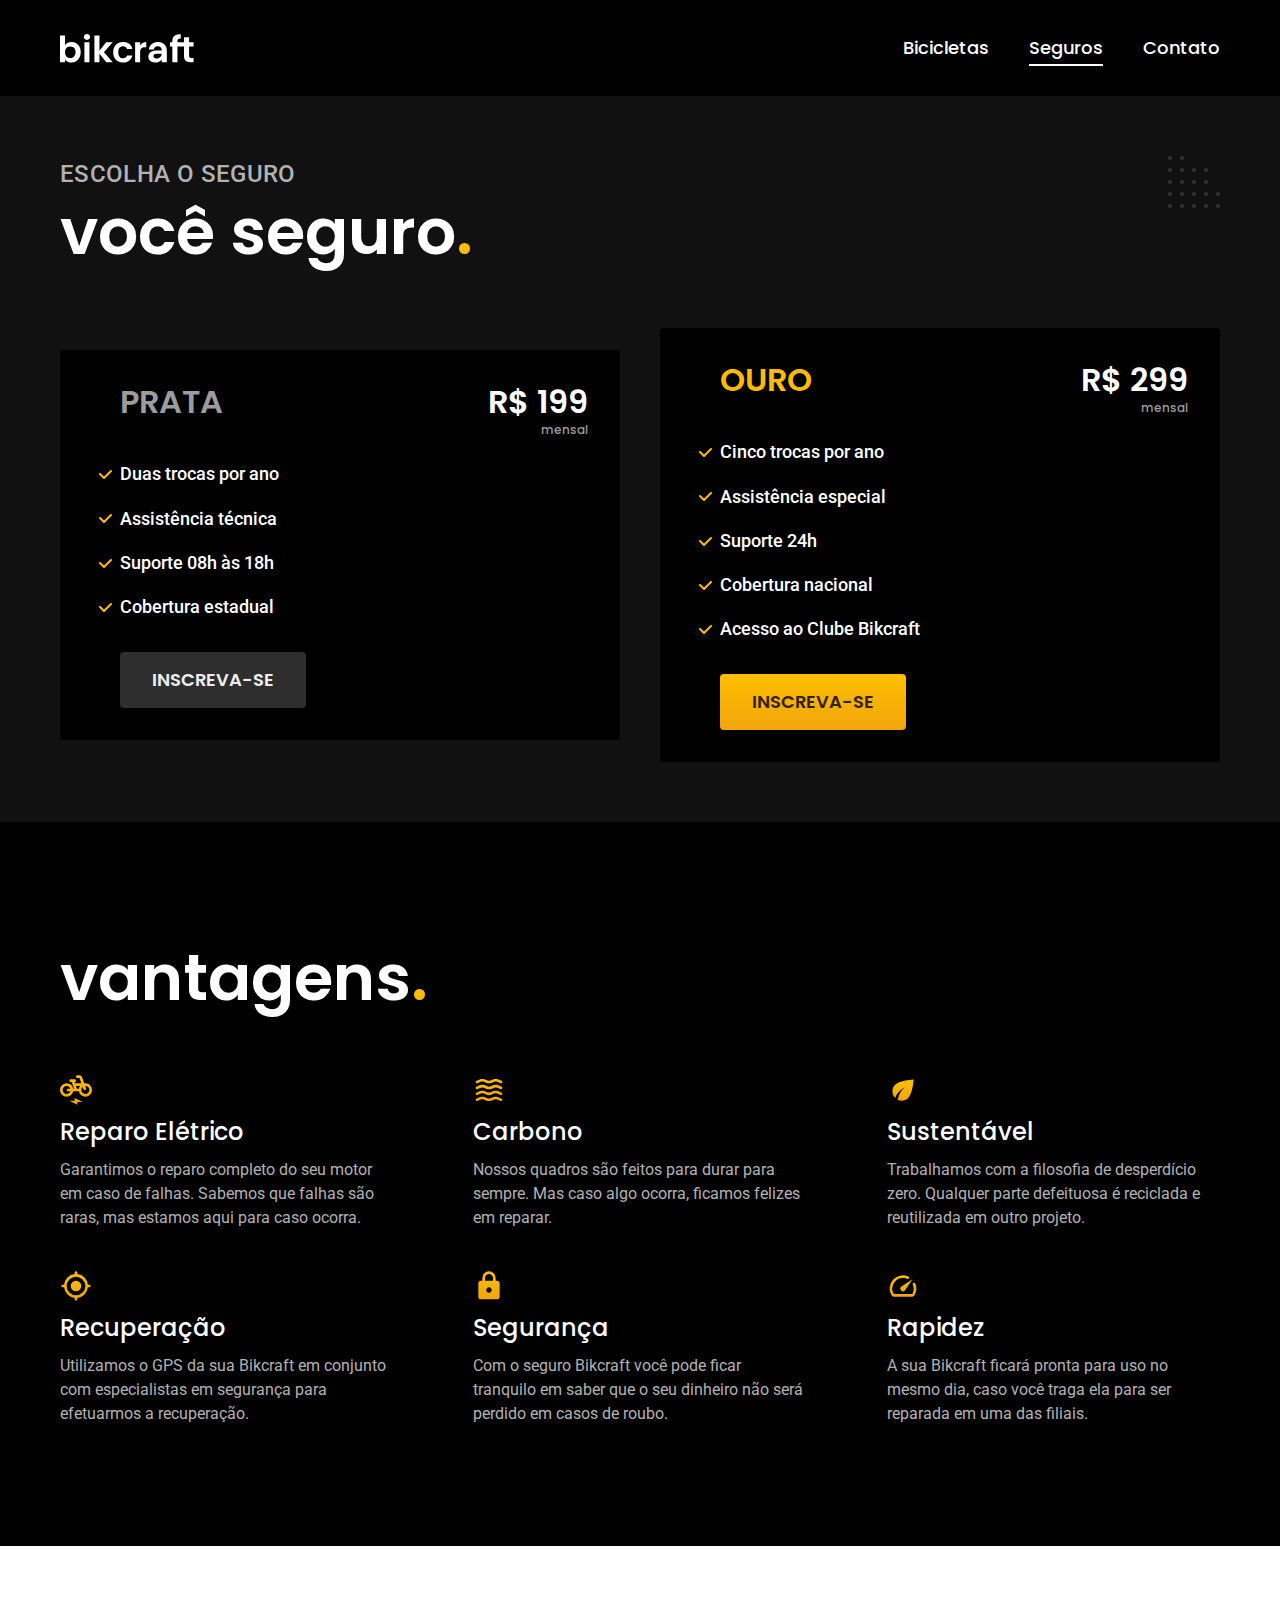
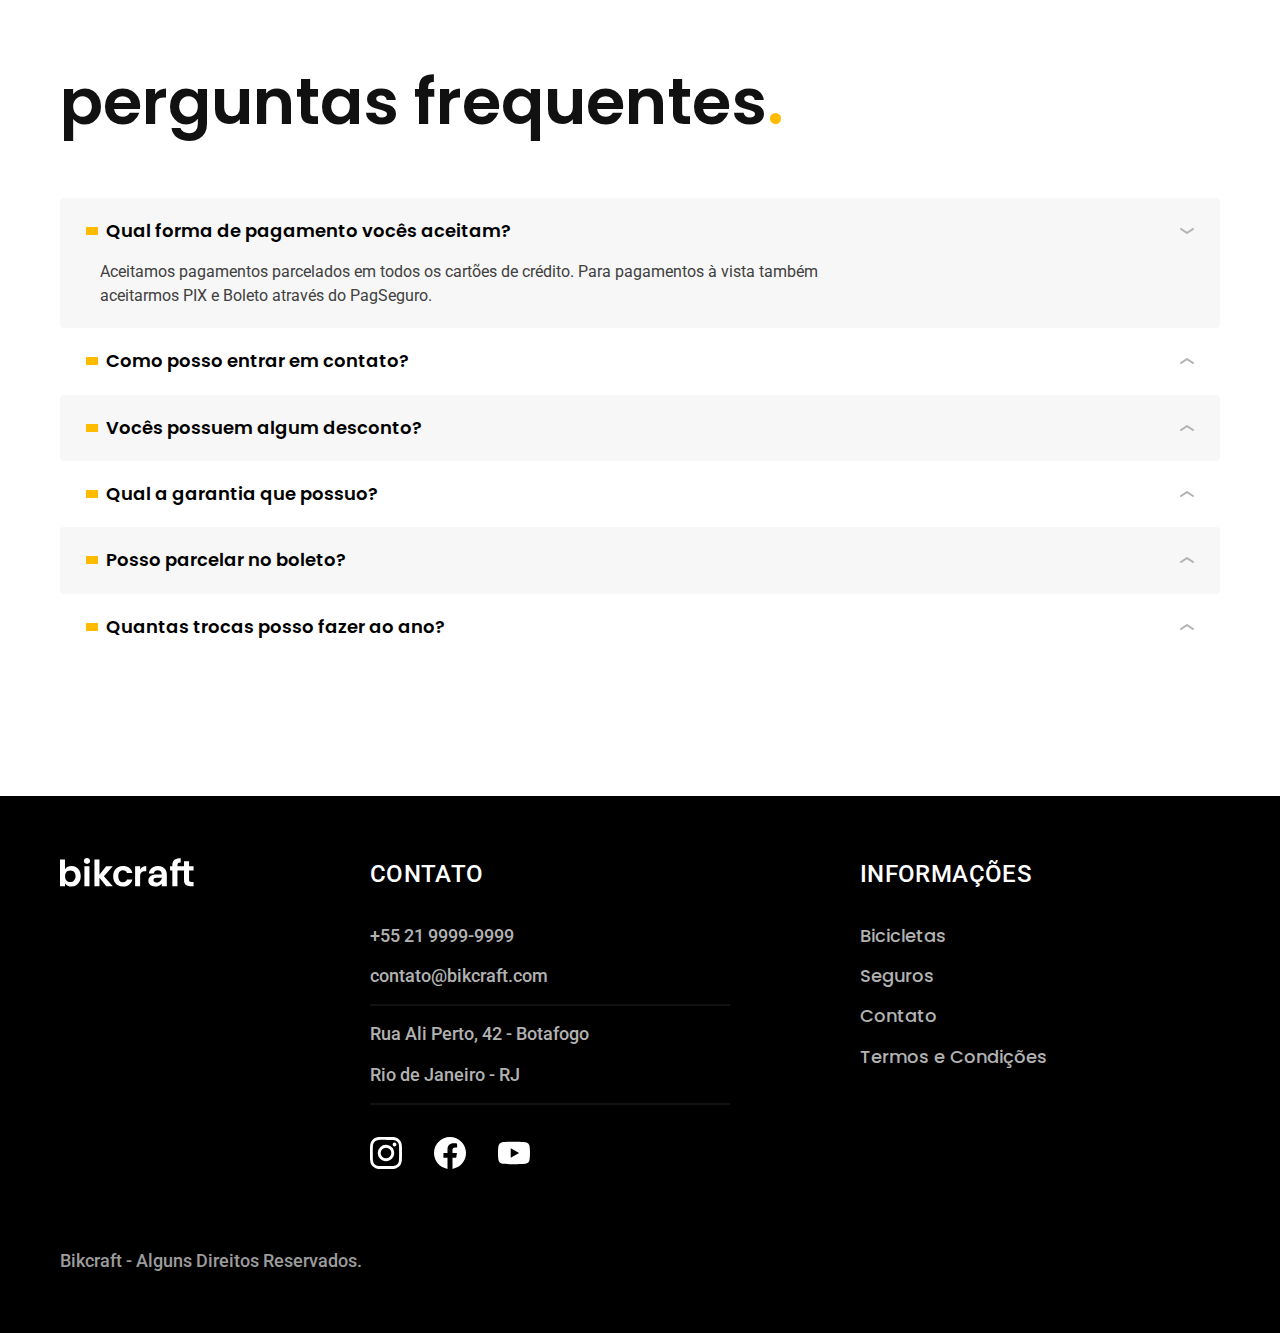
<file: seguros.html>
<!DOCTYPE html>
<html lang="pt-br">
  <head>
    <meta charset="UTF-8" />
    <meta http-equiv="X-UA-Compatible" content="IE=edge" />
    <meta name="viewport" content="width=device-width, initial-scale=1.0" />
    <title>Seguros | Bikcraft</title>
    <meta name="description" content="Termos e Condições." />

    <link rel="icon" href="./favicon.svg" type="image/svg+xml" />
    <link rel="preload" href="./css/style.min.css" as="style" />
    <link rel="stylesheet" href="./css/style.min.css" />

    <link rel="preconnect" href="https://fonts.googleapis.com" />
    <link rel="preconnect" href="https://fonts.gstatic.com" crossorigin />
    <link
      href="https://fonts.googleapis.com/css2?family=Merriweather:ital,wght@1,900&family=Poppins:wght@400;600&family=Roboto:wght@400;500&display=swap"
      rel="stylesheet"
    />

    <script>
      document.documentElement.classList.add("js");
    </script>
  </head>
  <body id="seguros">
    <header class="header-bg">
      <div class="header container">
        <a href="./">
          <img
            src="./img/bikcraft.svg"
            width="136"
            height="32"
            alt="Bikcraft"
          />
        </a>
        <nav aria-label="Primaria">
          <ul class="header-menu font-1-m cor-0">
            <li><a href="./bicicletas.html">Bicicletas</a></li>
            <li><a href="./seguros.html">Seguros</a></li>
            <li><a href="./contato.html">Contato</a></li>
          </ul>
        </nav>
      </div>
    </header>

    <main class="seguros-bg">
      <div class="titulo-bg">
        <div class="titulo container">
          <p class="font-2-l-b cor-5">Escolha o seguro</p>
          <h1 class="font-1-xxl cor-0">
            você seguro<span class="cor-p1">.</span>
          </h1>
        </div>
      </div>

      <div class="seguros container">
        <div class="seguros-item fadeInLeft" data-anime="200">
          <h3 class="font-1-xl cor-6">PRATA</h3>
          <span class="font-1-xl cor-0">
            R$ 199
            <span class="font-1-xs cor-6">mensal</span>
          </span>
          <ul class="font-2-m cor-0">
            <li>Duas trocas por ano</li>
            <li>Assistência técnica</li>
            <li>Suporte 08h às 18h</li>
            <li>Cobertura estadual</li>
          </ul>
          <a
            class="botao secundario"
            href="./orcamento.html?tipo=seguro&produto=prata"
            >Inscreva-se</a
          >
        </div>
        <div class="seguros-item fadeInRight" data-anime="400">
          <h3 class="font-1-xl cor-p1">OURO</h3>
          <span class="font-1-xl cor-0">
            R$ 299
            <span class="font-1-xs cor-6">mensal</span>
          </span>
          <ul class="font-2-m cor-0">
            <li>Cinco trocas por ano</li>
            <li>Assistência especial</li>
            <li>Suporte 24h</li>
            <li>Cobertura nacional</li>
            <li>Acesso ao Clube Bikcraft</li>
          </ul>
          <a class="botao" href="./orcamento.html?tipo=seguro&produto=ouro"
            >Inscreva-se</a
          >
        </div>
      </div>
    </main>

    <article class="vantagens-bg">
      <div class="vantagens container">
        <h2 class="font-1-xxl cor-0">vantagens<span class="cor-p1">.</span></h2>
        <ul>
          <li>
            <img
              src="./img/icones/eletrica.svg"
              width="32"
              height="32"
              alt=""
            />
            <h3 class="font-1-l cor-0">Reparo Elétrico</h3>
            <p class="font-2-s cor-5">
              Garantimos o reparo completo do seu motor em caso de falhas.
              Sabemos que falhas são raras, mas estamos aqui para caso ocorra.
            </p>
          </li>
          <li>
            <img src="./img/icones/carbono.svg" width="32" height="32" alt="" />
            <h3 class="font-1-l cor-0">Carbono</h3>
            <p class="font-2-s cor-5">
              Nossos quadros são feitos para durar para sempre. Mas caso algo
              ocorra, ficamos felizes em reparar.
            </p>
          </li>
          <li>
            <img
              src="./img/icones/sustentavel.svg"
              width="32"
              height="32"
              alt=""
            />
            <h3 class="font-1-l cor-0">Sustentável</h3>
            <p class="font-2-s cor-5">
              Trabalhamos com a filosofia de desperdício zero. Qualquer parte
              defeituosa é reciclada e reutilizada em outro projeto.
            </p>
          </li>
          <li>
            <img
              src="./img/icones/rastreador.svg"
              width="32"
              height="32"
              alt=""
            />
            <h3 class="font-1-l cor-0">Recuperação</h3>
            <p class="font-2-s cor-5">
              Utilizamos o GPS da sua Bikcraft em conjunto com especialistas em
              segurança para efetuarmos a recuperação.
            </p>
          </li>
          <li>
            <img src="./img/icones/seguro.svg" width="32" height="32" alt="" />
            <h3 class="font-1-l cor-0">Segurança</h3>
            <p class="font-2-s cor-5">
              Com o seguro Bikcraft você pode ficar tranquilo em saber que o seu
              dinheiro não será perdido em casos de roubo.
            </p>
          </li>
          <li>
            <img
              src="./img/icones/velocidade.svg"
              width="32"
              height="32"
              alt=""
            />
            <h3 class="font-1-l cor-0">Rapidez</h3>
            <p class="font-2-s cor-5">
              A sua Bikcraft ficará pronta para uso no mesmo dia, caso você
              traga ela para ser reparada em uma das filiais.
            </p>
          </li>
        </ul>
      </div>
    </article>

    <article class="perguntas container">
      <h2 class="font-1-xxl">
        perguntas frequentes<span class="cor-p1">.</span>
      </h2>

      <dl>
        <div>
          <dt>
            <button
              class="font-1-m-b"
              aria-controls="pergunta1"
              aria-expanded="true"
            >
              Qual forma de pagamento vocês aceitam?
            </button>
          </dt>
          <dd id="pergunta1" class="font-2-s cor-9 ativa">
            Aceitamos pagamentos parcelados em todos os cartões de crédito. Para
            pagamentos à vista também aceitarmos PIX e Boleto através do
            PagSeguro.
          </dd>
        </div>
        <div>
          <dt>
            <button
              class="font-1-m-b"
              aria-controls="pergunta2"
              aria-expanded="false"
            >
              Como posso entrar em contato?
            </button>
          </dt>
          <dd id="pergunta2" class="font-2-s cor-9">
            Aceitamos pagamentos parcelados em todos os cartões de crédito. Para
            pagamentos à vista também aceitarmos PIX e Boleto através do
            PagSeguro.
          </dd>
        </div>
        <div>
          <dt>
            <button
              class="font-1-m-b"
              aria-controls="pergunta3"
              aria-expanded="false"
            >
              Vocês possuem algum desconto?
            </button>
          </dt>
          <dd id="pergunta3" class="font-2-s cor-9">
            Aceitamos pagamentos parcelados em todos os cartões de crédito. Para
            pagamentos à vista também aceitarmos PIX e Boleto através do
            PagSeguro.
          </dd>
        </div>
        <div>
          <dt>
            <button
              class="font-1-m-b"
              aria-controls="pergunta4"
              aria-expanded="false"
            >
              Qual a garantia que possuo?
            </button>
          </dt>
          <dd id="pergunta4" class="font-2-s cor-9">
            Aceitamos pagamentos parcelados em todos os cartões de crédito. Para
            pagamentos à vista também aceitarmos PIX e Boleto através do
            PagSeguro.
          </dd>
        </div>
        <div>
          <dt>
            <button
              class="font-1-m-b"
              aria-controls="pergunta5"
              aria-expanded="false"
            >
              Posso parcelar no boleto?
            </button>
          </dt>
          <dd id="pergunta5" class="font-2-s cor-9">
            Aceitamos pagamentos parcelados em todos os cartões de crédito. Para
            pagamentos à vista também aceitarmos PIX e Boleto através do
            PagSeguro.
          </dd>
        </div>
        <div>
          <dt>
            <button
              class="font-1-m-b"
              aria-controls="pergunta6"
              aria-expanded="false"
            >
              Quantas trocas posso fazer ao ano?
            </button>
          </dt>
          <dd id="pergunta6" class="font-2-s cor-9">
            Aceitamos pagamentos parcelados em todos os cartões de crédito. Para
            pagamentos à vista também aceitarmos PIX e Boleto através do
            PagSeguro.
          </dd>
        </div>
      </dl>
    </article>

    <footer class="footer-bg">
      <div class="footer container">
        <img src="./img/bikcraft.svg" width="136" height="32" alt="Bikcraft" />
        <div class="footer-contato">
          <h3 class="font-2-l-b cor-0">Contato</h3>
          <ul class="font-2-m cor-5">
            <li><a href="tel:+552199999999">+55 21 9999-9999</a></li>
            <li>
              <a href="mailto:contato@bikcraft.com">contato@bikcraft.com</a>
            </li>
            <li>Rua Ali Perto, 42 - Botafogo</li>
            <li>Rio de Janeiro - RJ</li>
          </ul>
          <div class="footer-redes">
            <a href="./">
              <img
                src="./img/redes/instagram.svg"
                width="32"
                height="32"
                alt="Instagram"
              />
            </a>
            <a href="./">
              <img
                src="./img/redes/facebook.svg"
                width="32"
                height="32"
                alt="Facebook"
              />
            </a>
            <a href="./">
              <img
                src="./img/redes/youtube.svg"
                width="32"
                height="32"
                alt="Youtube"
              />
            </a>
          </div>
        </div>
        <div class="footer-informacoes">
          <h3 class="font-2-l-b cor-0">Informações</h3>
          <nav>
            <ul class="font-1-m cor-5">
              <li><a href="./bicicletas.html">Bicicletas</a></li>
              <li><a href="./seguros.html">Seguros</a></li>
              <li><a href="./contato.html">Contato</a></li>
              <li><a href="./termos.html">Termos e Condições</a></li>
            </ul>
          </nav>
        </div>
        <p class="footer-copy font-2-m cor-6">
          Bikcraft - Alguns Direitos Reservados.
        </p>
      </div>
    </footer>
    <script src="./js/plugins/simple-anime.js"></script>
    <script src="./js/script.js"></script>
  </body>
</html>
</file>
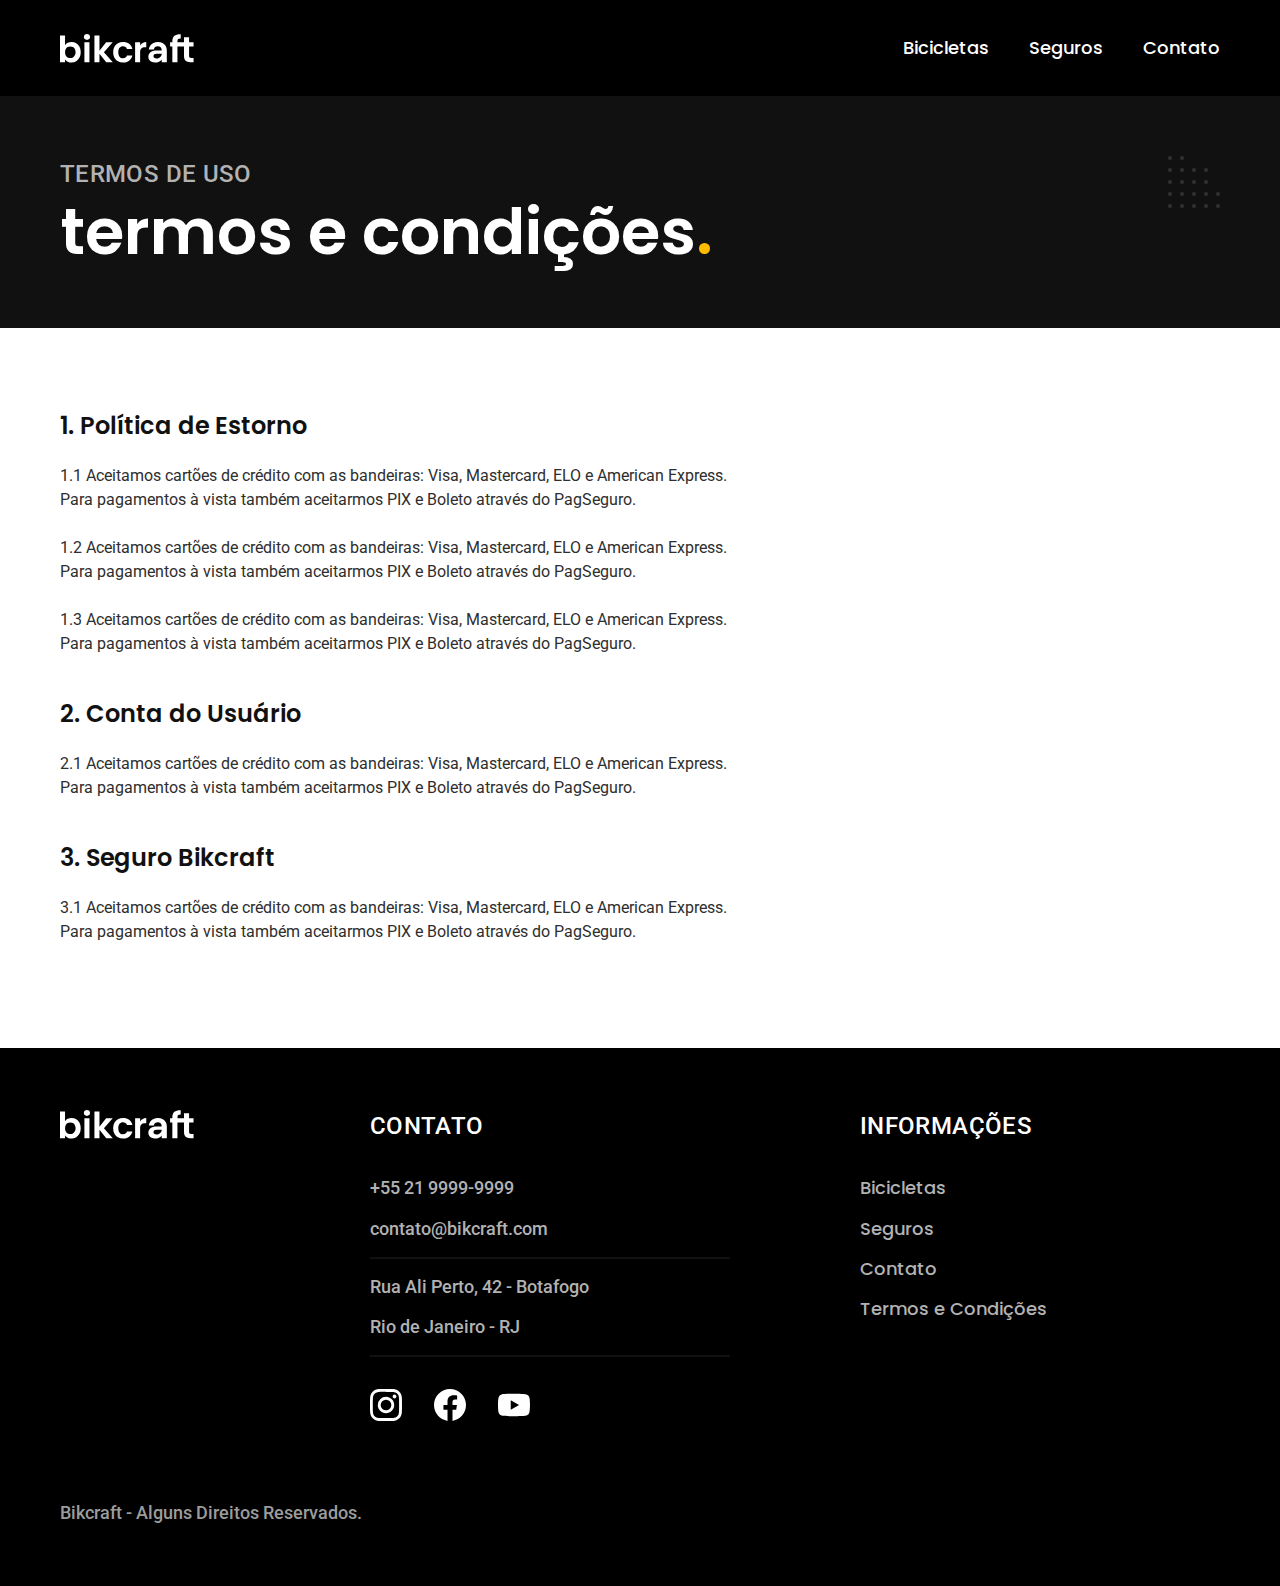
<file: termos.html>
<!DOCTYPE html>
<html lang="pt-br">
  <head>
    <meta charset="UTF-8" />
    <meta http-equiv="X-UA-Compatible" content="IE=edge" />
    <meta name="viewport" content="width=device-width, initial-scale=1.0" />
    <title>Termos e Condições | Bikcraft</title>
    <meta name="description" content="Termos e Condições." />

    <link rel="icon" href="./favicon.svg" type="image/svg+xml" />
    <link rel="preload" href="./css/style.min.css" as="style" />
    <link rel="stylesheet" href="./css/style.min.css" />

    <link rel="preconnect" href="https://fonts.googleapis.com" />
    <link rel="preconnect" href="https://fonts.gstatic.com" crossorigin />
    <link
      href="https://fonts.googleapis.com/css2?family=Merriweather:ital,wght@1,900&family=Poppins:wght@400;600&family=Roboto:wght@400;500&display=swap"
      rel="stylesheet"
    />
    <script>
      document.documentElement.classList.add("js");
    </script>
  </head>
  <body id="termos">
    <header class="header-bg">
      <div class="header container">
        <a href="./">
          <img
            src="./img/bikcraft.svg"
            width="136"
            height="32"
            alt="Bikcraft"
          />
        </a>
        <nav aria-label="Primaria">
          <ul class="header-menu font-1-m cor-0">
            <li><a href="./bicicletas.html">Bicicletas</a></li>
            <li><a href="./seguros.html">Seguros</a></li>
            <li><a href="./contato.html">Contato</a></li>
          </ul>
        </nav>
      </div>
    </header>

    <main>
      <div class="titulo-bg">
        <div class="titulo container">
          <p class="font-2-l-b cor-5">Termos de uso</p>
          <h1 class="font-1-xxl cor-0">
            termos e condições<span class="cor-p1">.</span>
          </h1>
        </div>
      </div>

      <div class="termos font-2-s cor-10 container">
        <h2 class="font-1-l cor-11">1. Política de Estorno</h2>
        <p>
          1.1 Aceitamos cartões de crédito com as bandeiras: Visa, Mastercard,
          ELO e American Express. Para pagamentos à vista também aceitarmos PIX
          e Boleto através do PagSeguro.
        </p>
        <p>
          1.2 Aceitamos cartões de crédito com as bandeiras: Visa, Mastercard,
          ELO e American Express. Para pagamentos à vista também aceitarmos PIX
          e Boleto através do PagSeguro.
        </p>
        <p>
          1.3 Aceitamos cartões de crédito com as bandeiras: Visa, Mastercard,
          ELO e American Express. Para pagamentos à vista também aceitarmos PIX
          e Boleto através do PagSeguro.
        </p>
        <h2 class="font-1-l cor-11">2. Conta do Usuário</h2>
        <p>
          2.1 Aceitamos cartões de crédito com as bandeiras: Visa, Mastercard,
          ELO e American Express. Para pagamentos à vista também aceitarmos PIX
          e Boleto através do PagSeguro.
        </p>
        <h2 class="font-1-l cor-11">3. Seguro Bikcraft</h2>
        <p>
          3.1 Aceitamos cartões de crédito com as bandeiras: Visa, Mastercard,
          ELO e American Express. Para pagamentos à vista também aceitarmos PIX
          e Boleto através do PagSeguro.
        </p>
      </div>
    </main>

    <footer class="footer-bg">
      <div class="footer container">
        <img src="./img/bikcraft.svg" width="136" height="32" alt="Bikcraft" />
        <div class="footer-contato">
          <h3 class="font-2-l-b cor-0">Contato</h3>
          <ul class="font-2-m cor-5">
            <li><a href="tel:+552199999999">+55 21 9999-9999</a></li>
            <li>
              <a href="mailto:contato@bikcraft.com">contato@bikcraft.com</a>
            </li>
            <li>Rua Ali Perto, 42 - Botafogo</li>
            <li>Rio de Janeiro - RJ</li>
          </ul>
          <div class="footer-redes">
            <a href="./">
              <img
                src="./img/redes/instagram.svg"
                width="32"
                height="32"
                alt="Instagram"
              />
            </a>
            <a href="./">
              <img
                src="./img/redes/facebook.svg"
                width="32"
                height="32"
                alt="Facebook"
              />
            </a>
            <a href="./">
              <img
                src="./img/redes/youtube.svg"
                width="32"
                height="32"
                alt="Youtube"
              />
            </a>
          </div>
        </div>
        <div class="footer-informacoes">
          <h3 class="font-2-l-b cor-0">Informações</h3>
          <nav>
            <ul class="font-1-m cor-5">
              <li><a href="./bicicletas.html">Bicicletas</a></li>
              <li><a href="./seguros.html">Seguros</a></li>
              <li><a href="./contato.html">Contato</a></li>
              <li><a href="./termos.html">Termos e Condições</a></li>
            </ul>
          </nav>
        </div>
        <p class="footer-copy font-2-m cor-6">
          Bikcraft - Alguns Direitos Reservados.
        </p>
      </div>
    </footer>
    <script src="./js/script.js"></script>
  </body>
</html>
</file>
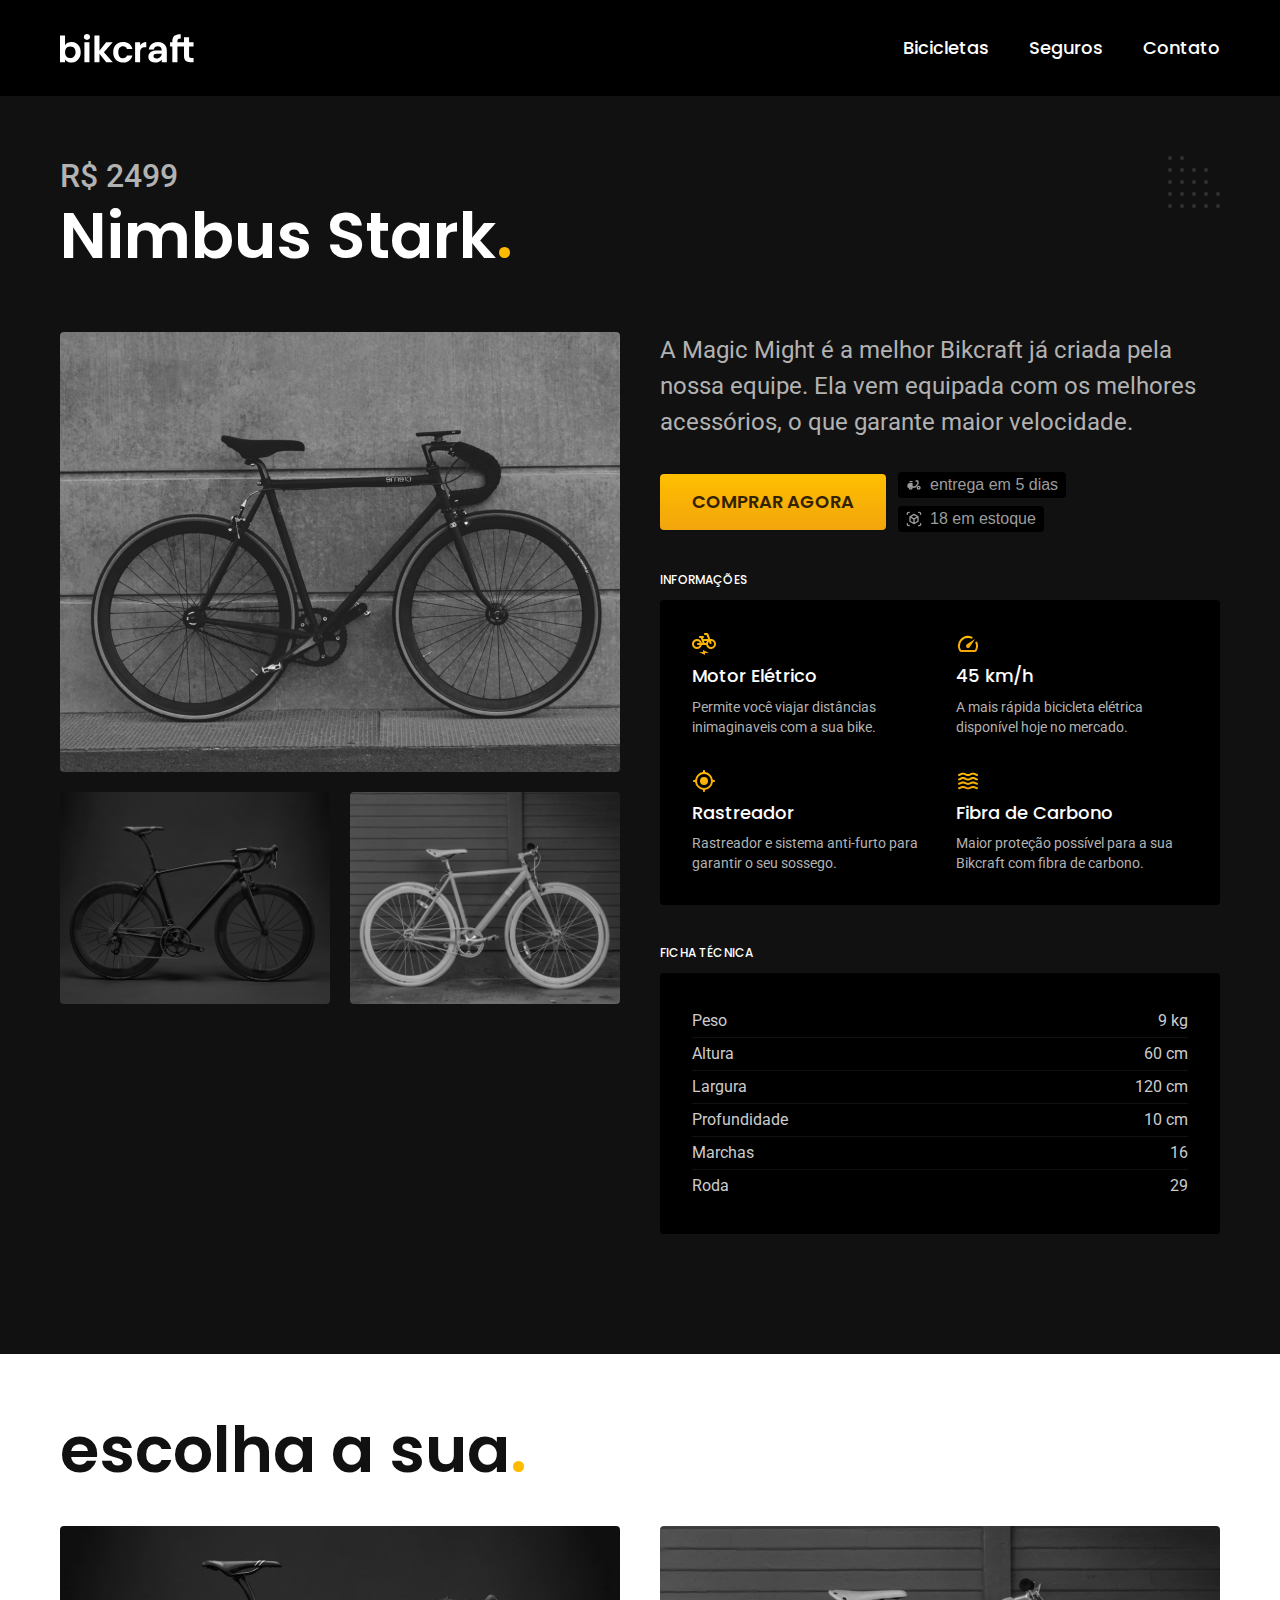
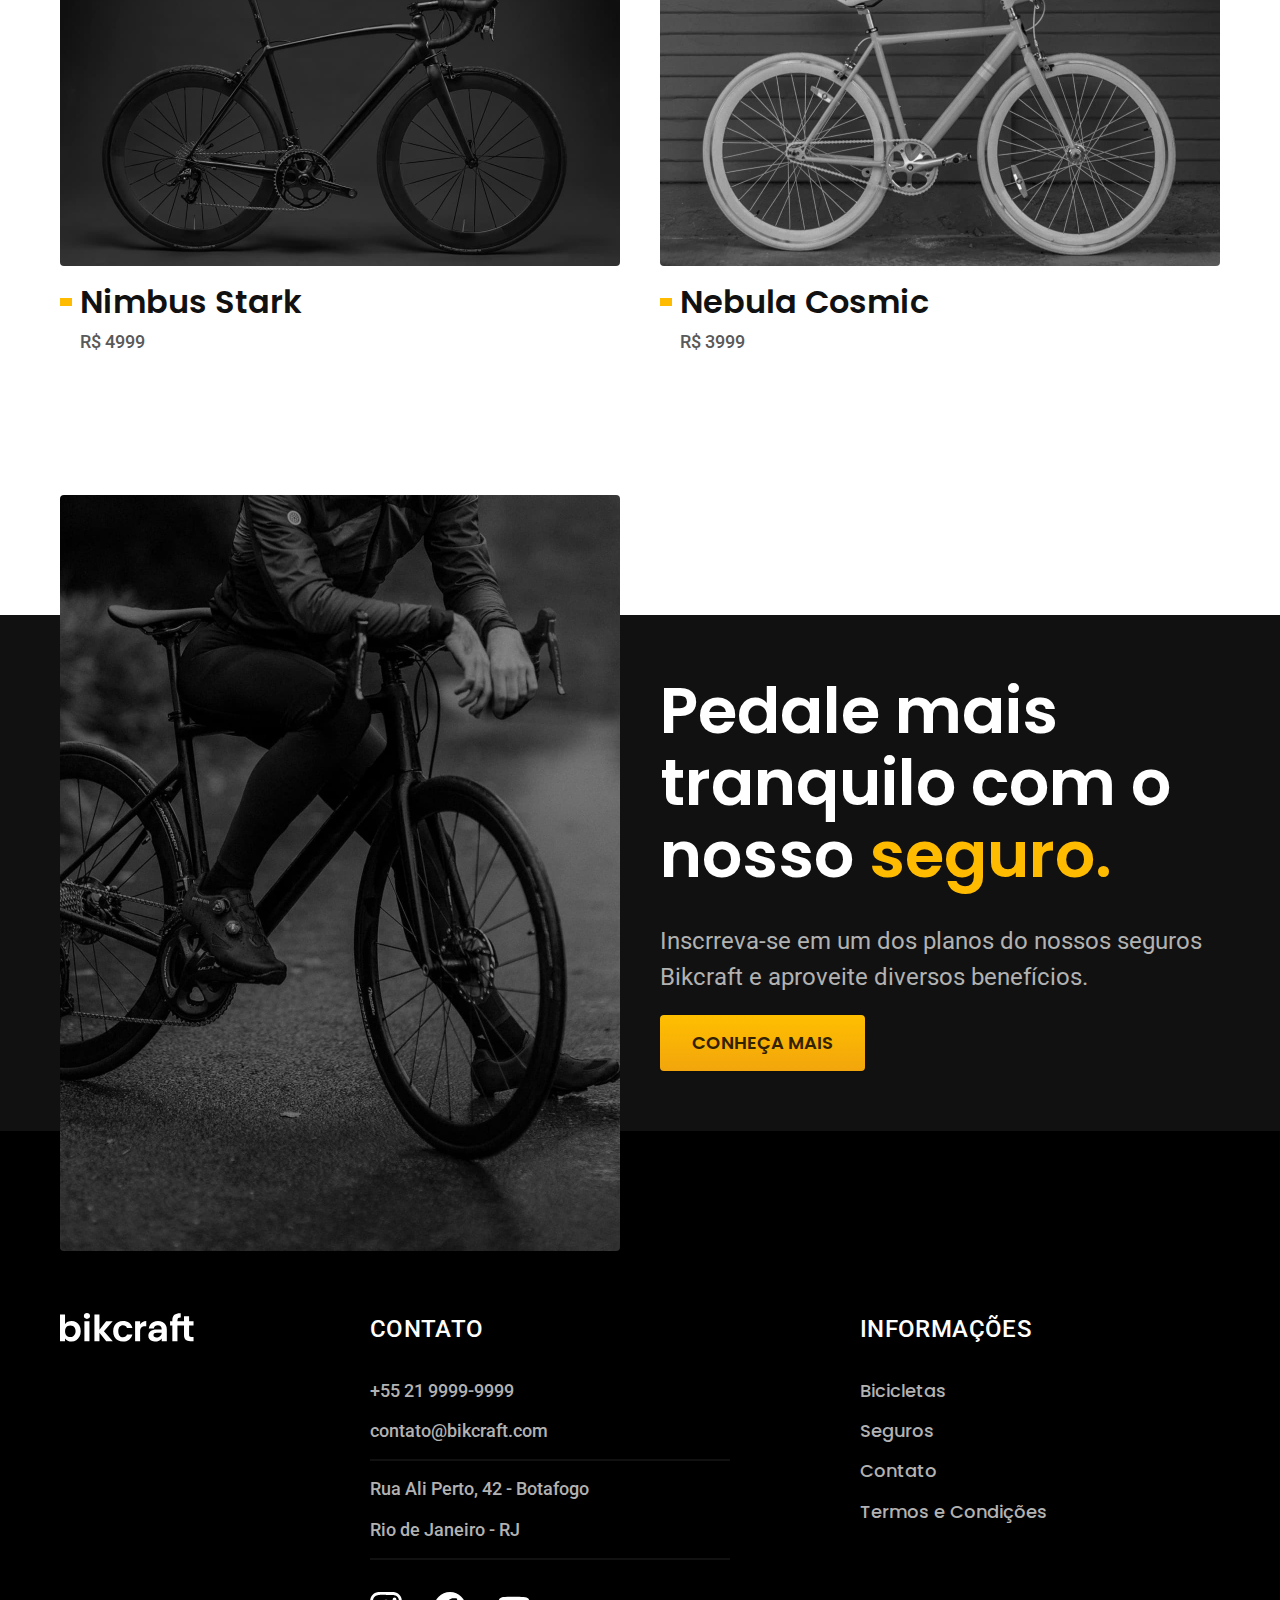
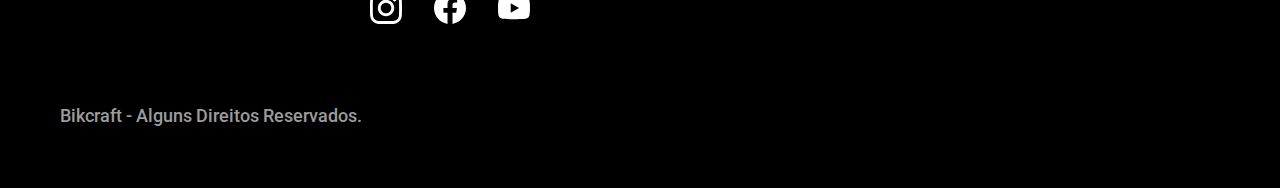
<file: bicicletas/magic.html>
<!DOCTYPE html>
<html lang="pt-br">
  <head>
    <meta charset="UTF-8" />
    <meta http-equiv="X-UA-Compatible" content="IE=edge" />
    <meta name="viewport" content="width=device-width, initial-scale=1.0" />
    <title>Magic | Bikcraft</title>
    <meta name="description" content="Termos e Condições." />

    <link rel="icon" href="../favicon.svg" type="image/svg+xml" />
    <link rel="preload" href="../css/style.min.css" as="style" />
    <link rel="stylesheet" href="../css/style.min.css" />

    <link rel="preconnect" href="https://fonts.googleapis.com" />
    <link rel="preconnect" href="https://fonts.gstatic.com" crossorigin />
    <link
      href="https://fonts.googleapis.com/css2?family=Merriweather:ital,wght@1,900&family=Poppins:wght@400;600&family=Roboto:wght@400;500&display=swap"
      rel="stylesheet"
    />
    <script>
      document.documentElement.classList.add("js");
    </script>
  </head>
  <body id="bicicleta">
    <header class="header-bg">
      <div class="header container">
        <a href="../">
          <img
            src="../img/bikcraft.svg"
            width="136"
            height="32"
            alt="Bikcraft"
          />
        </a>
        <nav aria-label="Primaria">
          <ul class="header-menu font-1-m cor-0">
            <li><a href="../bicicletas.html">Bicicletas</a></li>
            <li><a href="../seguros.html">Seguros</a></li>
            <li><a href="../contato.html">Contato</a></li>
          </ul>
        </nav>
      </div>
    </header>

    <main class="titulo-bg">
      <div>
        <div class="titulo container">
          <p class="font-2-xl cor-5">R$ 2499</p>
          <h1 class="font-1-xxl cor-0">
            Nimbus Stark<span class="cor-p1">.</span>
          </h1>
        </div>
      </div>

      <div class="bicicleta container">
        <div class="bicicleta-imagens">
          <img
            src="../img/bicicleta/nimbus2.jpg"
            width="1120"
            height="880"
            alt="Bicicleta 2"
          />
          <img
            src="../img/bicicleta/nimbus1.jpg"
            width="1120"
            height="880"
            alt="Bicicleta 1"
          />
          <img
            src="../img/bicicleta/nimbus3.jpg"
            width="1120"
            height="880"
            alt="Bicicleta 3"
          />
        </div>
        <div class="bicicleta-conteudo">
          <p class="font-2-l cor-5">
            A Magic Might é a melhor Bikcraft já criada pela nossa equipe. Ela
            vem equipada com os melhores acessórios, o que garante maior
            velocidade.
          </p>
          <div class="bicicleta-comprar">
            <a
              class="botao"
              href="../orcamento.html?tipo=bikcraft&produto=magic"
              >Comprar Agora</a
            >
            <span class="font-1-x-s cor-6"
              ><img
                src="../img/icones/entrega.svg"
                width="16"
                height="16"
                alt=""
              />entrega em 5 dias</span
            >
            <span class="font-1-x-s cor-6"
              ><img
                src="../img/icones/estoque.svg"
                width="16"
                height="16"
                alt=""
              />18 em estoque</span
            >
          </div>

          <h2 class="font-1-xs cor-0">Informações</h2>
          <ul class="bicicleta-informacoes">
            <li>
              <img
                src="../img/icones/eletrica.svg"
                width="24"
                height="24"
                alt=""
              />
              <h3 class="font-1-m cor-0">Motor Elétrico</h3>
              <p class="font-2-xs cor-5">
                Permite você viajar distâncias inimaginaveis com a sua bike.
              </p>
            </li>
            <li>
              <img
                src="../img/icones/velocidade.svg"
                width="24"
                height="24"
                alt=""
              />
              <h3 class="font-1-m cor-0">45 km/h</h3>
              <p class="font-2-xs cor-5">
                A mais rápida bicicleta elétrica disponível hoje no mercado.
              </p>
            </li>
            <li>
              <img
                src="../img/icones/rastreador.svg"
                width="24"
                height="24"
                alt=""
              />
              <h3 class="font-1-m cor-0">Rastreador</h3>
              <p class="font-2-xs cor-5">
                Rastreador e sistema anti-furto para garantir o seu sossego.
              </p>
            </li>
            <li>
              <img
                src="../img/icones/carbono.svg"
                width="24"
                height="24"
                alt=""
              />
              <h3 class="font-1-m cor-0">Fibra de Carbono</h3>
              <p class="font-2-xs cor-5">
                Maior proteção possível para a sua Bikcraft com fibra de
                carbono.
              </p>
            </li>
          </ul>
          <h2 class="font-1-xs cor-0">Ficha técnica</h2>
          <ul class="bicicleta-ficha font-2-s cor-4">
            <li>Peso <span>9 kg</span></li>
            <li>Altura <span>60 cm</span></li>
            <li>Largura <span>120 cm</span></li>
            <li>Profundidade <span>10 cm</span></li>
            <li>Marchas <span>16</span></li>
            <li>Roda <span>29</span></li>
          </ul>
        </div>
      </div>
    </main>

    <article class="bicicletas-lista container">
      <h2 class="font-1-xxl">escolha a sua<span class="cor-p1">.</span></h2>

      <ul>
        <li>
          <a href="./magic.html">
            <img
              src="../img/bicicletas/nimbus.jpg"
              width="1120"
              height="680"
              alt="Bicicleta preta"
            />
            <h3 class="font-1-xl">Nimbus Stark</h3>
            <span class="font-2-m cor-8">R$ 4999</span>
          </a>
        </li>
        <li>
          <a href="./nebula.html">
            <img
              src="../img/bicicletas/nebula.jpg"
              width="1120"
              height="680"
              alt="Bicicleta preta"
            />
            <h3 class="font-1-xl">Nebula Cosmic</h3>
            <span class="font-2-m cor-8">R$ 3999</span>
          </a>
        </li>
      </ul>
    </article>

    <article class="seguro-bg">
      <div class="seguro container">
        <div class="seguro-imagem">
          <img
            src="../img/fotos/seguros.jpg"
            alt="Pessoa parada em cima de uma bicicleta"
            width="1360"
            height="1512"
          />
        </div>
        <div class="seguro-conteudo">
          <h2 class="font-1-xxl cor-0">
            Pedale mais tranquilo com o nosso
            <span class="cor-p1">seguro.</span>
          </h2>
          <p class="font-2-l cor-5">
            Inscrreva-se em um dos planos do nossos seguros Bikcraft e aproveite
            diversos benefícios.
          </p>
          <a class="botao" href="../seguros.html">Conheça Mais</a>
        </div>
      </div>
    </article>

    <footer class="footer-bg">
      <div class="footer container">
        <img src="../img/bikcraft.svg" width="136" height="32" alt="Bikcraft" />
        <div class="footer-contato">
          <h3 class="font-2-l-b cor-0">Contato</h3>
          <ul class="font-2-m cor-5">
            <li><a href="tel:+552199999999">+55 21 9999-9999</a></li>
            <li>
              <a href="mailto:contato@bikcraft.com">contato@bikcraft.com</a>
            </li>
            <li>Rua Ali Perto, 42 - Botafogo</li>
            <li>Rio de Janeiro - RJ</li>
          </ul>
          <div class="footer-redes">
            <a href="./">
              <img
                src="../img/redes/instagram.svg"
                width="32"
                height="32"
                alt="Instagram"
              />
            </a>
            <a href="./">
              <img
                src="../img/redes/facebook.svg"
                width="32"
                height="32"
                alt="Facebook"
              />
            </a>
            <a href="./">
              <img
                src="../img/redes/youtube.svg"
                width="32"
                height="32"
                alt="Youtube"
              />
            </a>
          </div>
        </div>
        <div class="footer-informacoes">
          <h3 class="font-2-l-b cor-0">Informações</h3>
          <nav>
            <ul class="font-1-m cor-5">
              <li><a href="../bicicletas.html">Bicicletas</a></li>
              <li><a href="../seguros.html">Seguros</a></li>
              <li><a href="../contato.html">Contato</a></li>
              <li><a href="../termos.html">Termos e Condições</a></li>
            </ul>
          </nav>
        </div>
        <p class="footer-copy font-2-m cor-6">
          Bikcraft - Alguns Direitos Reservados.
        </p>
      </div>
    </footer>
    <script src="../js/script.js"></script>
  </body>
</html>
</file>
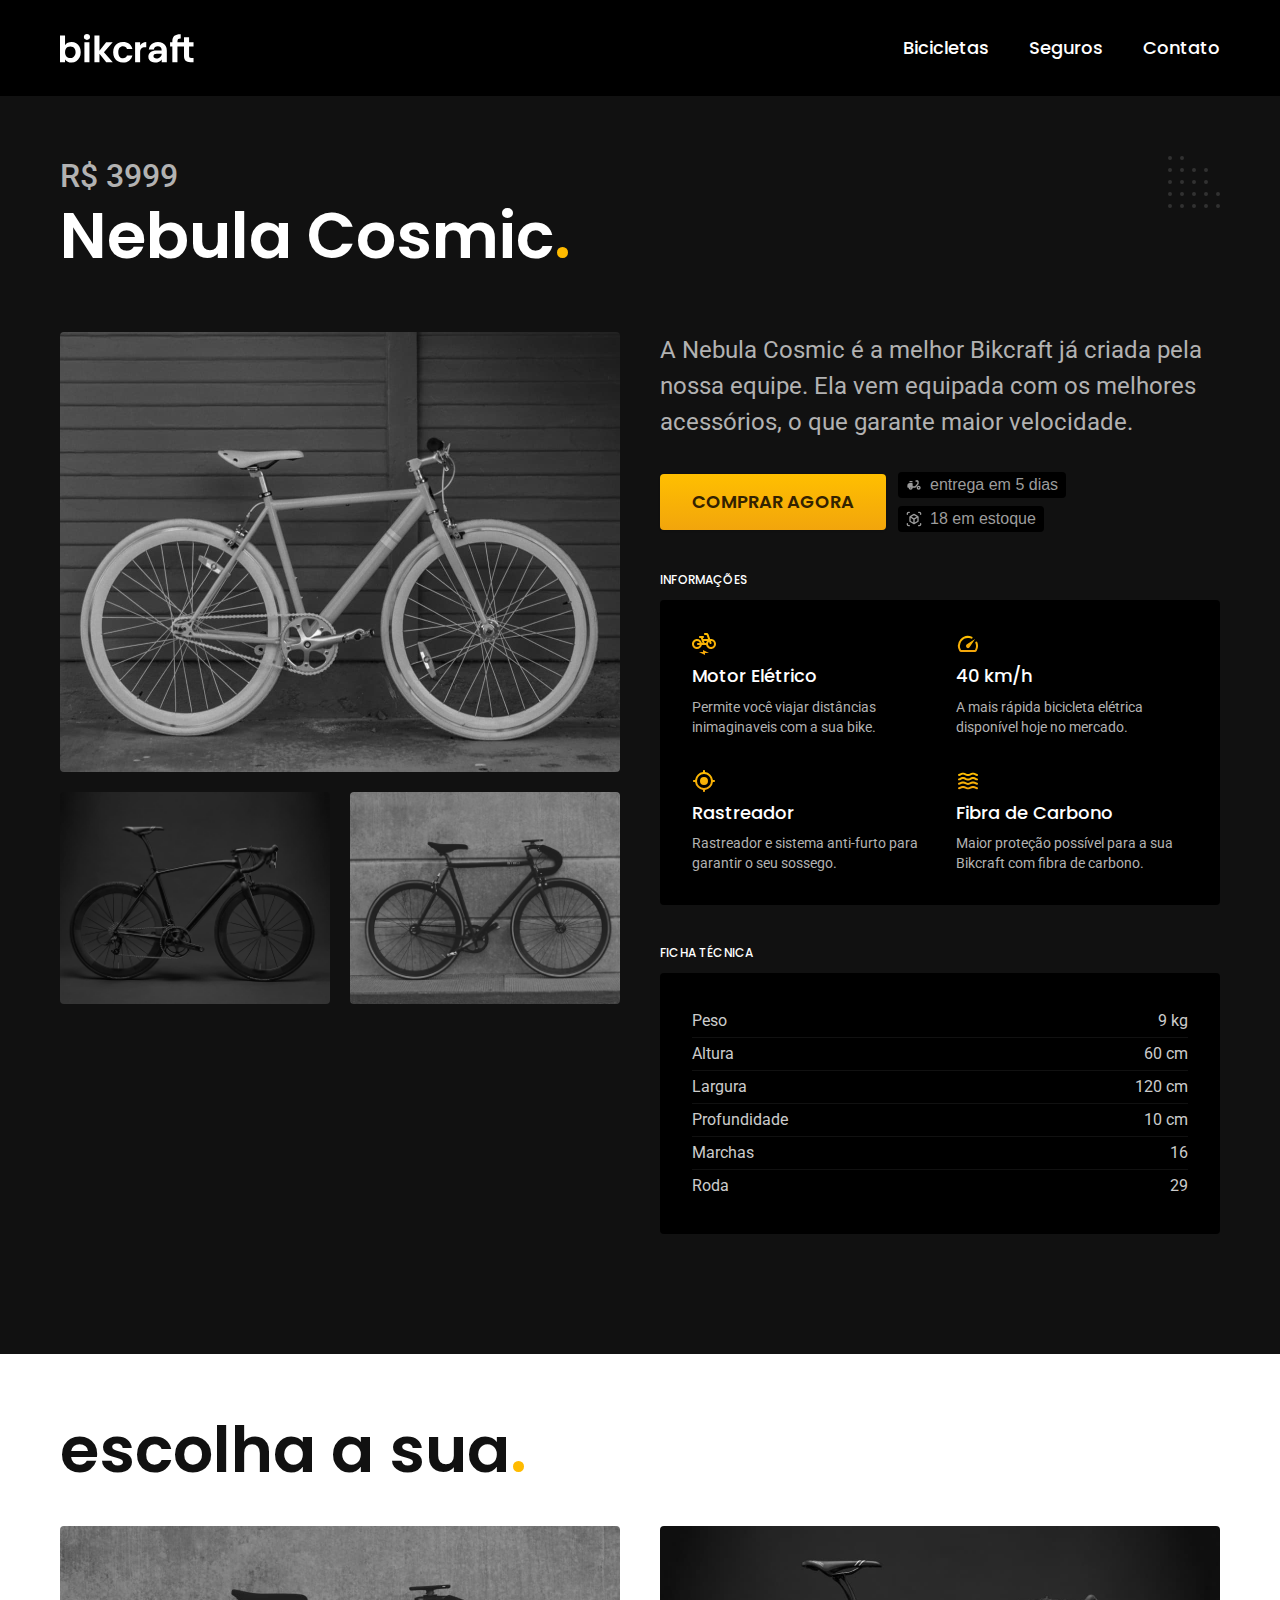
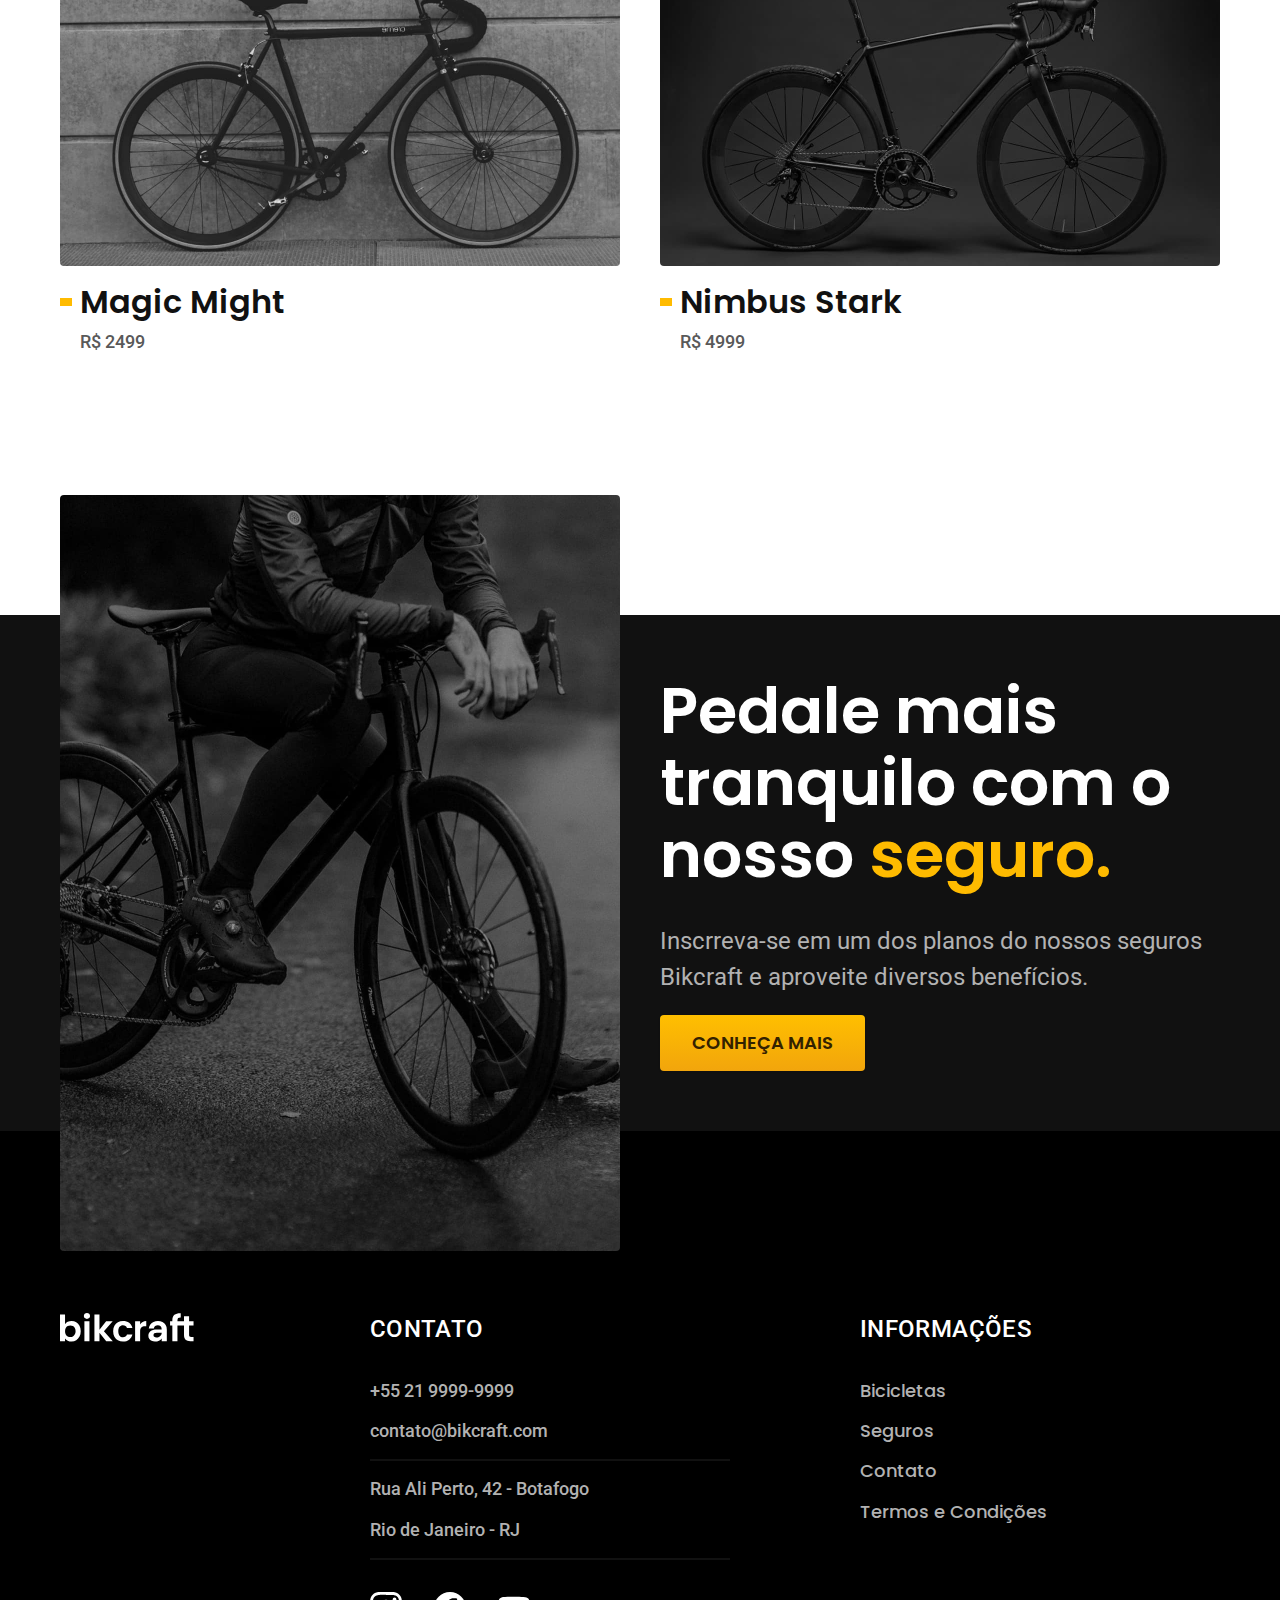
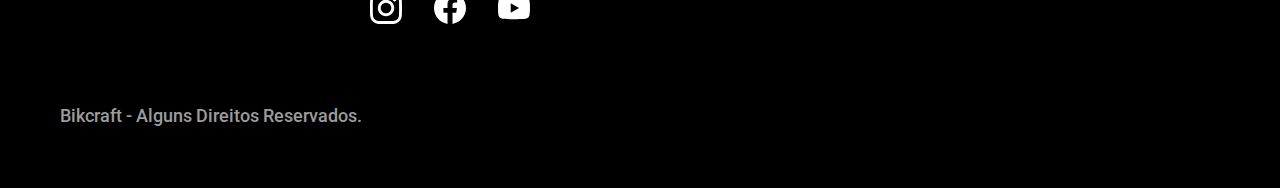
<file: bicicletas/nebula.html>
<!DOCTYPE html>
<html lang="pt-br">
  <head>
    <meta charset="UTF-8" />
    <meta http-equiv="X-UA-Compatible" content="IE=edge" />
    <meta name="viewport" content="width=device-width, initial-scale=1.0" />
    <title>Nebula | Bikcraft</title>
    <meta name="description" content="Termos e Condições." />

    <link rel="icon" href="../favicon.svg" type="image/svg+xml" />
    <link rel="preload" href="../css/style.min.css" as="style" />
    <link rel="stylesheet" href="../css/style.min.css" />

    <link rel="preconnect" href="https://fonts.googleapis.com" />
    <link rel="preconnect" href="https://fonts.gstatic.com" crossorigin />
    <link
      href="https://fonts.googleapis.com/css2?family=Merriweather:ital,wght@1,900&family=Poppins:wght@400;600&family=Roboto:wght@400;500&display=swap"
      rel="stylesheet"
    />
    <script>
      document.documentElement.classList.add("js");
    </script>
  </head>
  <body id="bicicleta">
    <header class="header-bg">
      <div class="header container">
        <a href="../">
          <img
            src="../img/bikcraft.svg"
            width="136"
            height="32"
            alt="Bikcraft"
          />
        </a>
        <nav aria-label="Primaria">
          <ul class="header-menu font-1-m cor-0">
            <li><a href="../bicicletas.html">Bicicletas</a></li>
            <li><a href="../seguros.html">Seguros</a></li>
            <li><a href="../contato.html">Contato</a></li>
          </ul>
        </nav>
      </div>
    </header>

    <main class="titulo-bg">
      <div>
        <div class="titulo container">
          <p class="font-2-xl cor-5">R$ 3999</p>
          <h1 class="font-1-xxl cor-0">
            Nebula Cosmic<span class="cor-p1">.</span>
          </h1>
        </div>
      </div>

      <div class="bicicleta container">
        <div class="bicicleta-imagens">
          <img
            src="../img/bicicleta/nimbus3.jpg"
            width="1120"
            height="880"
            alt="Bicicleta 3"
          />
          <img
            src="../img/bicicleta/nimbus1.jpg"
            width="1120"
            height="880"
            alt="Bicicleta 1"
          />
          <img
            src="../img/bicicleta/nimbus2.jpg"
            width="1120"
            height="880"
            alt="Bicicleta 2"
          />
        </div>
        <div class="bicicleta-conteudo">
          <p class="font-2-l cor-5">
            A Nebula Cosmic é a melhor Bikcraft já criada pela nossa equipe. Ela
            vem equipada com os melhores acessórios, o que garante maior
            velocidade.
          </p>
          <div class="bicicleta-comprar">
            <a
              class="botao"
              href="../orcamento.html?tipo=bikcraft&produto=nebula"
              >Comprar Agora</a
            >
            <span class="font-1-x-s cor-6"
              ><img
                src="../img/icones/entrega.svg"
                width="16"
                height="16"
                alt=""
              />entrega em 5 dias</span
            >
            <span class="font-1-x-s cor-6"
              ><img
                src="../img/icones/estoque.svg"
                width="16"
                height="16"
                alt=""
              />18 em estoque</span
            >
          </div>

          <h2 class="font-1-xs cor-0">Informações</h2>
          <ul class="bicicleta-informacoes">
            <li>
              <img
                src="../img/icones/eletrica.svg"
                width="24"
                height="24"
                alt=""
              />
              <h3 class="font-1-m cor-0">Motor Elétrico</h3>
              <p class="font-2-xs cor-5">
                Permite você viajar distâncias inimaginaveis com a sua bike.
              </p>
            </li>
            <li>
              <img
                src="../img/icones/velocidade.svg"
                width="24"
                height="24"
                alt=""
              />
              <h3 class="font-1-m cor-0">40 km/h</h3>
              <p class="font-2-xs cor-5">
                A mais rápida bicicleta elétrica disponível hoje no mercado.
              </p>
            </li>
            <li>
              <img
                src="../img/icones/rastreador.svg"
                width="24"
                height="24"
                alt=""
              />
              <h3 class="font-1-m cor-0">Rastreador</h3>
              <p class="font-2-xs cor-5">
                Rastreador e sistema anti-furto para garantir o seu sossego.
              </p>
            </li>
            <li>
              <img
                src="../img/icones/carbono.svg"
                width="24"
                height="24"
                alt=""
              />
              <h3 class="font-1-m cor-0">Fibra de Carbono</h3>
              <p class="font-2-xs cor-5">
                Maior proteção possível para a sua Bikcraft com fibra de
                carbono.
              </p>
            </li>
          </ul>
          <h2 class="font-1-xs cor-0">Ficha técnica</h2>
          <ul class="bicicleta-ficha font-2-s cor-4">
            <li>Peso <span>9 kg</span></li>
            <li>Altura <span>60 cm</span></li>
            <li>Largura <span>120 cm</span></li>
            <li>Profundidade <span>10 cm</span></li>
            <li>Marchas <span>16</span></li>
            <li>Roda <span>29</span></li>
          </ul>
        </div>
      </div>
    </main>

    <article class="bicicletas-lista container">
      <h2 class="font-1-xxl">escolha a sua<span class="cor-p1">.</span></h2>

      <ul>
        <li>
          <a href="./magic.html">
            <img
              src="../img/bicicletas/magic.jpg"
              width="1120"
              height="680"
              alt="Bicicleta preta"
            />
            <h3 class="font-1-xl">Magic Might</h3>
            <span class="font-2-m cor-8">R$ 2499</span>
          </a>
        </li>
        <li>
          <a href="./nebula.html">
            <img
              src="../img/bicicletas/nimbus.jpg"
              width="1120"
              height="680"
              alt="Bicicleta preta"
            />
            <h3 class="font-1-xl">Nimbus Stark</h3>
            <span class="font-2-m cor-8">R$ 4999</span>
          </a>
        </li>
      </ul>
    </article>

    <article class="seguro-bg">
      <div class="seguro container">
        <div class="seguro-imagem">
          <img
            src="../img/fotos/seguros.jpg"
            alt="Pessoa parada em cima de uma bicicleta"
            width="1360"
            height="1512"
          />
        </div>
        <div class="seguro-conteudo">
          <h2 class="font-1-xxl cor-0">
            Pedale mais tranquilo com o nosso
            <span class="cor-p1">seguro.</span>
          </h2>
          <p class="font-2-l cor-5">
            Inscrreva-se em um dos planos do nossos seguros Bikcraft e aproveite
            diversos benefícios.
          </p>
          <a class="botao" href="../seguros.html">Conheça Mais</a>
        </div>
      </div>
    </article>

    <footer class="footer-bg">
      <div class="footer container">
        <img src="../img/bikcraft.svg" width="136" height="32" alt="Bikcraft" />
        <div class="footer-contato">
          <h3 class="font-2-l-b cor-0">Contato</h3>
          <ul class="font-2-m cor-5">
            <li><a href="tel:+552199999999">+55 21 9999-9999</a></li>
            <li>
              <a href="mailto:contato@bikcraft.com">contato@bikcraft.com</a>
            </li>
            <li>Rua Ali Perto, 42 - Botafogo</li>
            <li>Rio de Janeiro - RJ</li>
          </ul>
          <div class="footer-redes">
            <a href="./">
              <img
                src="../img/redes/instagram.svg"
                width="32"
                height="32"
                alt="Instagram"
              />
            </a>
            <a href="./">
              <img
                src="../img/redes/facebook.svg"
                width="32"
                height="32"
                alt="Facebook"
              />
            </a>
            <a href="./">
              <img
                src="../img/redes/youtube.svg"
                width="32"
                height="32"
                alt="Youtube"
              />
            </a>
          </div>
        </div>
        <div class="footer-informacoes">
          <h3 class="font-2-l-b cor-0">Informações</h3>
          <nav>
            <ul class="font-1-m cor-5">
              <li><a href="../bicicletas.html">Bicicletas</a></li>
              <li><a href="../seguros.html">Seguros</a></li>
              <li><a href="../contato.html">Contato</a></li>
              <li><a href="../termos.html">Termos e Condições</a></li>
            </ul>
          </nav>
        </div>
        <p class="footer-copy font-2-m cor-6">
          Bikcraft - Alguns Direitos Reservados.
        </p>
      </div>
    </footer>
    <script src="../js/script.js"></script>
  </body>
</html>
</file>
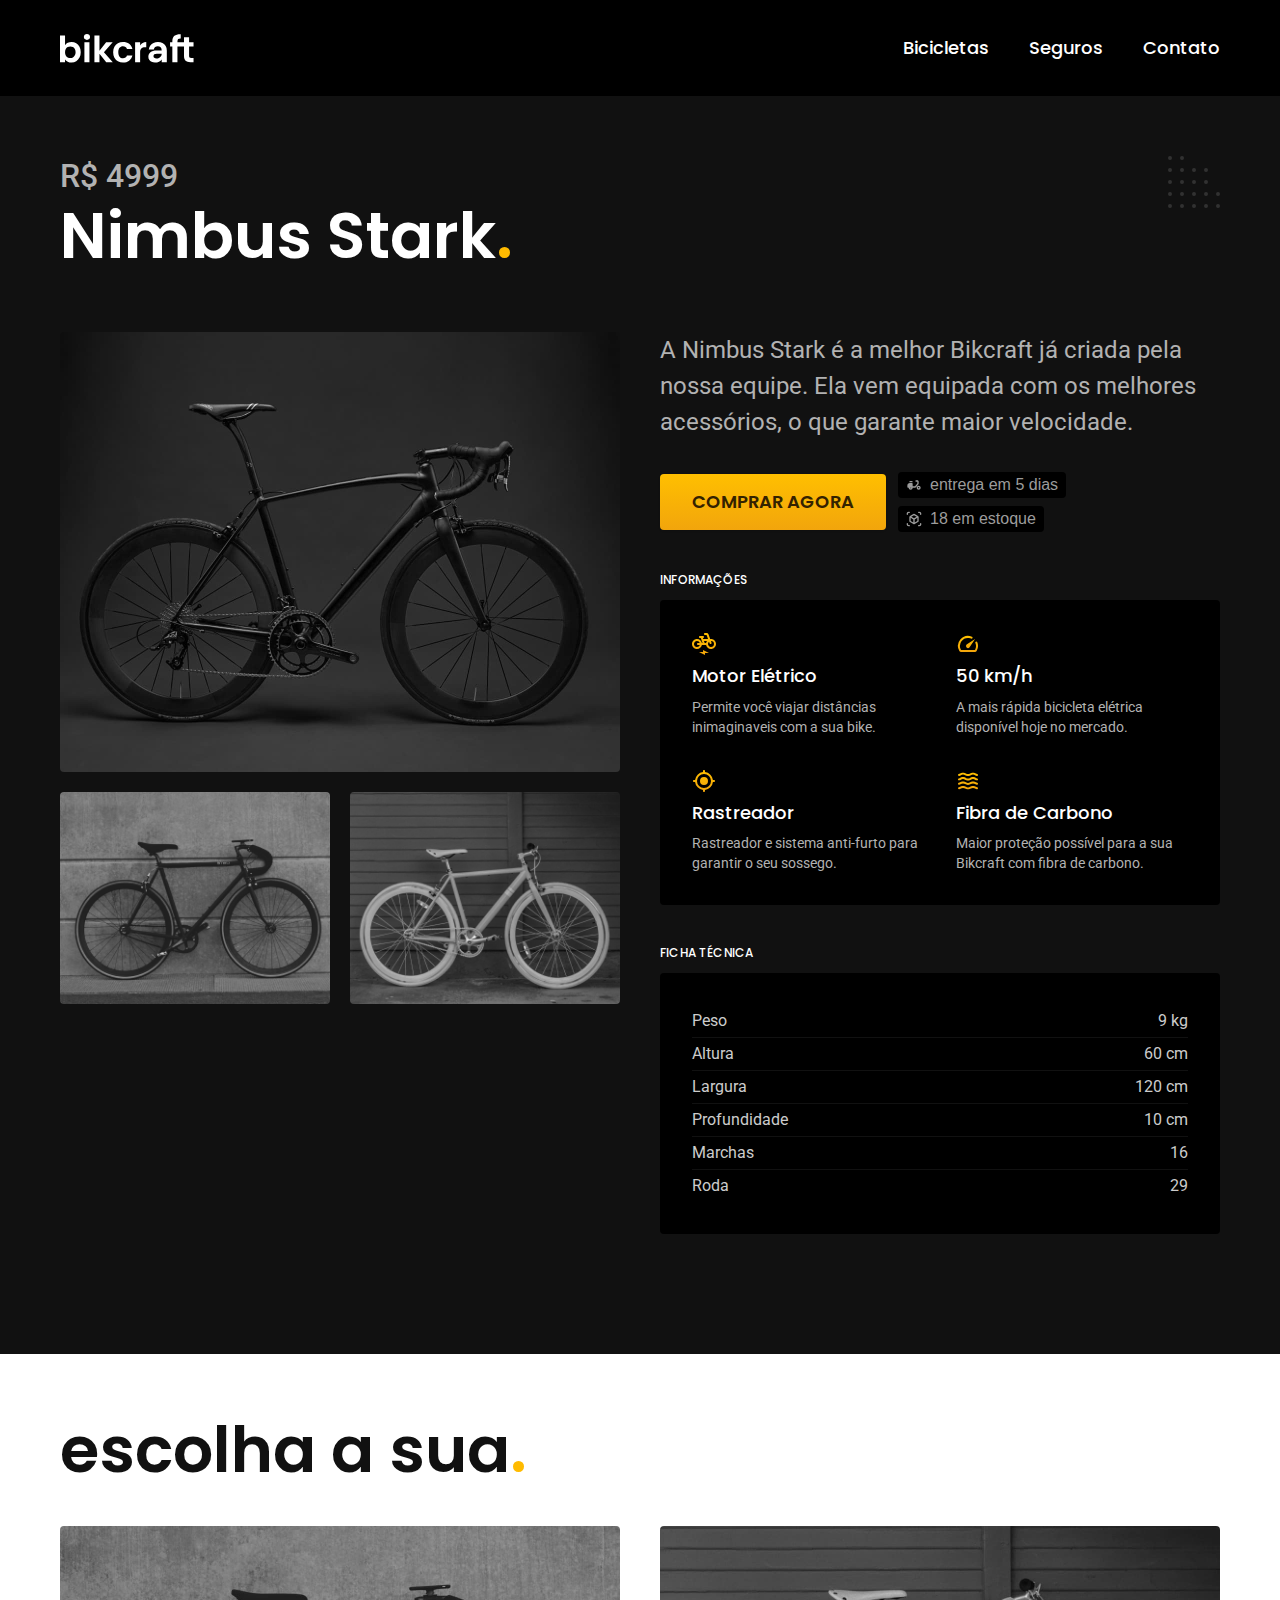
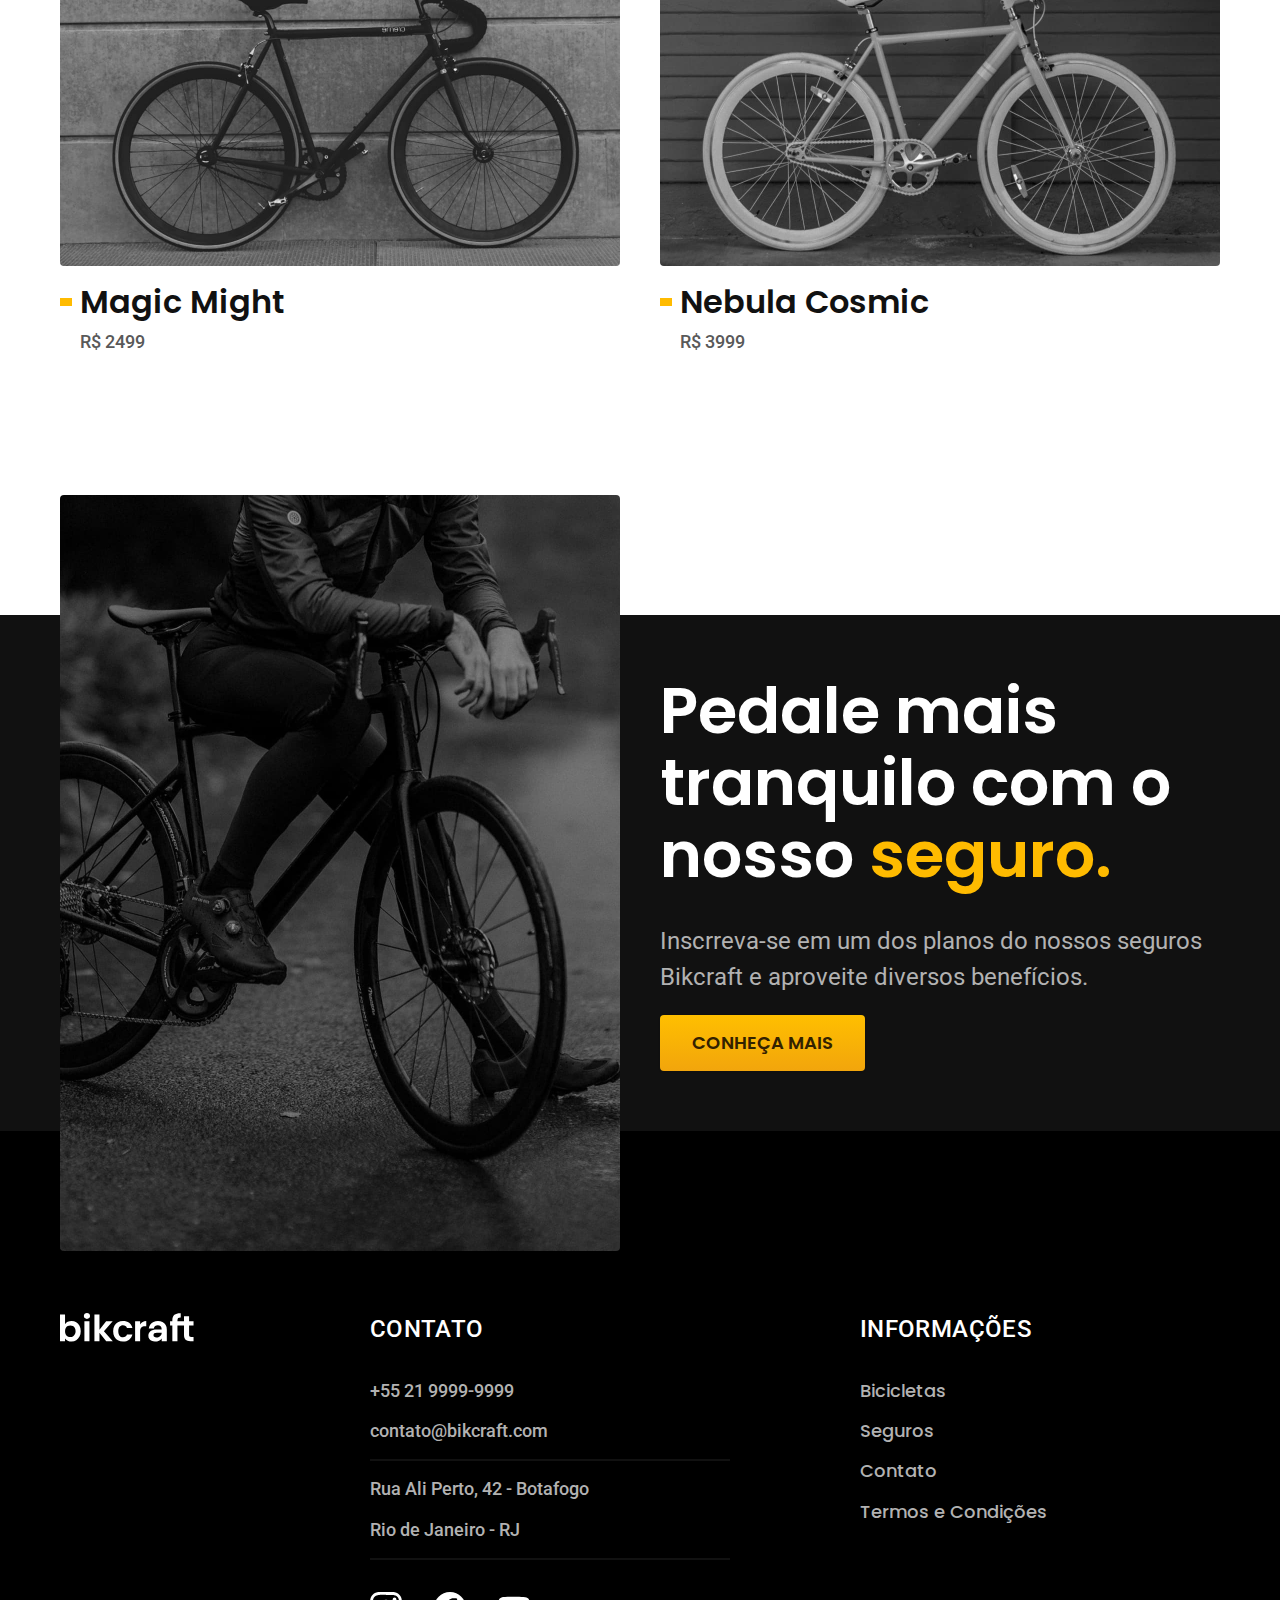
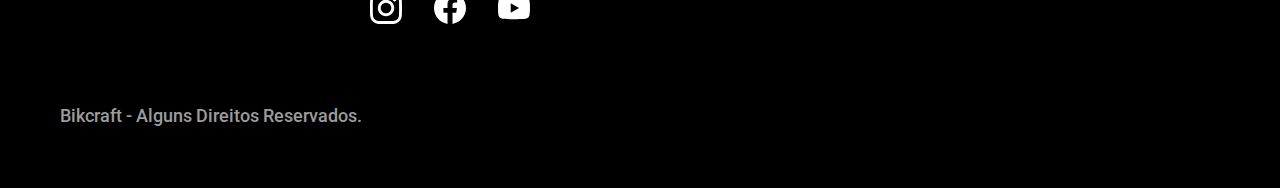
<file: bicicletas/nimbus.html>
<!DOCTYPE html>
<html lang="pt-br">
  <head>
    <meta charset="UTF-8" />
    <meta http-equiv="X-UA-Compatible" content="IE=edge" />
    <meta name="viewport" content="width=device-width, initial-scale=1.0" />
    <title>Nimbus | Bikcraft</title>
    <meta name="description" content="Termos e Condições." />

    <link rel="icon" href="../favicon.svg" type="image/svg+xml" />
    <link rel="preload" href="../css/style.min.css" as="style" />
    <link rel="stylesheet" href="../css/style.min.css" />

    <link rel="preconnect" href="https://fonts.googleapis.com" />
    <link rel="preconnect" href="https://fonts.gstatic.com" crossorigin />
    <link
      href="https://fonts.googleapis.com/css2?family=Merriweather:ital,wght@1,900&family=Poppins:wght@400;600&family=Roboto:wght@400;500&display=swap"
      rel="stylesheet"
    />
    <script>
      document.documentElement.classList.add("js");
    </script>
  </head>
  <body id="bicicleta">
    <header class="header-bg">
      <div class="header container">
        <a href="../">
          <img
            src="../img/bikcraft.svg"
            width="136"
            height="32"
            alt="Bikcraft"
          />
        </a>
        <nav aria-label="Primaria">
          <ul class="header-menu font-1-m cor-0">
            <li><a href="../bicicletas.html">Bicicletas</a></li>
            <li><a href="../seguros.html">Seguros</a></li>
            <li><a href="../contato.html">Contato</a></li>
          </ul>
        </nav>
      </div>
    </header>

    <main class="titulo-bg">
      <div>
        <div class="titulo container">
          <p class="font-2-xl cor-5">R$ 4999</p>
          <h1 class="font-1-xxl cor-0">
            Nimbus Stark<span class="cor-p1">.</span>
          </h1>
        </div>
      </div>

      <div class="bicicleta container">
        <div class="bicicleta-imagens">
          <img
            src="../img/bicicleta/nimbus1.jpg"
            width="1120"
            height="880"
            alt="Bicicleta 1"
          />
          <img
            src="../img/bicicleta/nimbus2.jpg"
            width="1120"
            height="880"
            alt="Bicicleta 2"
          />
          <img
            src="../img/bicicleta/nimbus3.jpg"
            width="1120"
            height="880"
            alt="Bicicleta 3"
          />
        </div>
        <div class="bicicleta-conteudo">
          <p class="font-2-l cor-5">
            A Nimbus Stark é a melhor Bikcraft já criada pela nossa equipe. Ela
            vem equipada com os melhores acessórios, o que garante maior
            velocidade.
          </p>
          <div class="bicicleta-comprar">
            <a
              class="botao"
              href="../orcamento.html?tipo=bikcraft&produto=nimbus"
              >Comprar Agora</a
            >
            <span class="font-1-x-s cor-6"
              ><img
                src="../img/icones/entrega.svg"
                width="16"
                height="16"
                alt=""
              />entrega em 5 dias</span
            >
            <span class="font-1-x-s cor-6"
              ><img
                src="../img/icones/estoque.svg"
                width="16"
                height="16"
                alt=""
              />18 em estoque</span
            >
          </div>

          <h2 class="font-1-xs cor-0">Informações</h2>
          <ul class="bicicleta-informacoes">
            <li>
              <img
                src="../img/icones/eletrica.svg"
                width="24"
                height="24"
                alt=""
              />
              <h3 class="font-1-m cor-0">Motor Elétrico</h3>
              <p class="font-2-xs cor-5">
                Permite você viajar distâncias inimaginaveis com a sua bike.
              </p>
            </li>
            <li>
              <img
                src="../img/icones/velocidade.svg"
                width="24"
                height="24"
                alt=""
              />
              <h3 class="font-1-m cor-0">50 km/h</h3>
              <p class="font-2-xs cor-5">
                A mais rápida bicicleta elétrica disponível hoje no mercado.
              </p>
            </li>
            <li>
              <img
                src="../img/icones/rastreador.svg"
                width="24"
                height="24"
                alt=""
              />
              <h3 class="font-1-m cor-0">Rastreador</h3>
              <p class="font-2-xs cor-5">
                Rastreador e sistema anti-furto para garantir o seu sossego.
              </p>
            </li>
            <li>
              <img
                src="../img/icones/carbono.svg"
                width="24"
                height="24"
                alt=""
              />
              <h3 class="font-1-m cor-0">Fibra de Carbono</h3>
              <p class="font-2-xs cor-5">
                Maior proteção possível para a sua Bikcraft com fibra de
                carbono.
              </p>
            </li>
          </ul>
          <h2 class="font-1-xs cor-0">Ficha técnica</h2>
          <ul class="bicicleta-ficha font-2-s cor-4">
            <li>Peso <span>9 kg</span></li>
            <li>Altura <span>60 cm</span></li>
            <li>Largura <span>120 cm</span></li>
            <li>Profundidade <span>10 cm</span></li>
            <li>Marchas <span>16</span></li>
            <li>Roda <span>29</span></li>
          </ul>
        </div>
      </div>
    </main>

    <article class="bicicletas-lista container">
      <h2 class="font-1-xxl">escolha a sua<span class="cor-p1">.</span></h2>

      <ul>
        <li>
          <a href="./magic.html">
            <img
              src="../img/bicicletas/magic.jpg"
              width="1120"
              height="680"
              alt="Bicicleta preta"
            />
            <h3 class="font-1-xl">Magic Might</h3>
            <span class="font-2-m cor-8">R$ 2499</span>
          </a>
        </li>
        <li>
          <a href="./nebula.html">
            <img
              src="../img/bicicletas/nebula.jpg"
              width="1120"
              height="680"
              alt="Bicicleta preta"
            />
            <h3 class="font-1-xl">Nebula Cosmic</h3>
            <span class="font-2-m cor-8">R$ 3999</span>
          </a>
        </li>
      </ul>
    </article>

    <article class="seguro-bg">
      <div class="seguro container">
        <div class="seguro-imagem">
          <img
            src="../img/fotos/seguros.jpg"
            width="1360"
            height="1512"
            alt="Pessoa parada em cima de uma bicicleta"
          />
        </div>
        <div class="seguro-conteudo">
          <h2 class="font-1-xxl cor-0">
            Pedale mais tranquilo com o nosso
            <span class="cor-p1">seguro.</span>
          </h2>
          <p class="font-2-l cor-5">
            Inscrreva-se em um dos planos do nossos seguros Bikcraft e aproveite
            diversos benefícios.
          </p>
          <a class="botao" href="../seguros.html">Conheça Mais</a>
        </div>
      </div>
    </article>

    <footer class="footer-bg">
      <div class="footer container">
        <img src="../img/bikcraft.svg" width="136" height="32" alt="Bikcraft" />
        <div class="footer-contato">
          <h3 class="font-2-l-b cor-0">Contato</h3>
          <ul class="font-2-m cor-5">
            <li><a href="tel:+552199999999">+55 21 9999-9999</a></li>
            <li>
              <a href="mailto:contato@bikcraft.com">contato@bikcraft.com</a>
            </li>
            <li>Rua Ali Perto, 42 - Botafogo</li>
            <li>Rio de Janeiro - RJ</li>
          </ul>
          <div class="footer-redes">
            <a href="./">
              <img
                src="../img/redes/instagram.svg"
                width="32"
                height="32"
                alt="Instagram"
              />
            </a>
            <a href="./">
              <img
                src="../img/redes/facebook.svg"
                width="32"
                height="32"
                alt="Facebook"
              />
            </a>
            <a href="./">
              <img
                src="../img/redes/youtube.svg"
                width="32"
                height="32"
                alt="Youtube"
              />
            </a>
          </div>
        </div>
        <div class="footer-informacoes">
          <h3 class="font-2-l-b cor-0">Informações</h3>
          <nav>
            <ul class="font-1-m cor-5">
              <li><a href="../bicicletas.html">Bicicletas</a></li>
              <li><a href="../seguros.html">Seguros</a></li>
              <li><a href="../contato.html">Contato</a></li>
              <li><a href="../termos.html">Termos e Condições</a></li>
            </ul>
          </nav>
        </div>
        <p class="footer-copy font-2-m cor-6">
          Bikcraft - Alguns Direitos Reservados.
        </p>
      </div>
    </footer>
    <script src="../js/script.js"></script>
  </body>
</html>
</file>
<file: css/style.min.css>
body{margin:0;font-family:Arial,Helvetica,sans-serif;color:#111}blockquote,dd,h1,h2,h3,h4,p,ul{margin:0}ul{padding:0;list-style:none}a{text-decoration:none;color:inherit}img{max-width:100%;height:auto;display:block}img[src$=".jpg"]{border-radius:4px}.font-1-xs{font:500 0.75rem/1.35 Poppins,sans-serif}.font-2-xs{font:400 0.875rem/1.43 Roboto,sans-serif}.font-1-s{font:500 1rem/1.5 Poppins,sans-serif}.font-2-s{font:400 1rem/1.5 Roboto,sans-serif}.font-1-m,.font-1-m-b{font:500 1.125rem/1.35 Poppins,sans-serif}.font-1-m-b{font-weight:600}.font-2-m{font:500 1.125rem/1.35 Roboto,sans-serif}.font-1-l{font:500 1.5rem/1.5 Poppins,sans-serif}.font-2-l,.font-2-l-b{font:400 1.5rem/1.5 Roboto,sans-serif}.font-2-l-b{font-weight:500;letter-spacing:.015em;text-transform:uppercase}.font-1-xl{font:600 2rem/1.25 Poppins,sans-serif}.font-2-xl{font:500 2rem/1.25 Roboto,sans-serif}.font-1-xxl{font:600 4rem/1.125 Poppins,sans-serif}@media (max-width:1200px){.font-1-xxl{font-size:3rem}.font-2-l{font-size:1.125rem}.font-2-l-b{font-size:1.125rem}}@media (max-width:800px){.font-1-xxl{font-size:2rem}.font-1-xl,.font-2-xl{font-size:1.5rem}}:root{--cor-0:#ffffff;--cor-1:#f7f7f7;--cor-2:#ededed;--cor-3:#dedede;--cor-4:#cccccc;--cor-5:#b2b2b2;--cor-6:#9c9c9c;--cor-7:#717171;--cor-8:#595959;--cor-9:#404040;--cor-10:#2e2e2e;--cor-11:#111111;--cor-12:#000000;--cor-p1:#ffbb00;--cor-p2:#e4a30b;--cor-p3:#a66f00;--cor-p4:#664400;--cor-p5:#332200}.cor-0{color:var(--cor-0)}.cor-1{color:var(--cor-1)}.cor-2{color:var(--cor-2)}.cor-3{color:var(--cor-3)}.cor-4{color:var(--cor-4)}.cor-5{color:var(--cor-5)}.cor-6{color:var(--cor-6)}.cor-7{color:var(--cor-7)}.cor-8{color:var(--cor-8)}.cor-9{color:var(--cor-9)}.cor-10{color:var(--cor-10)}.cor-11{color:var(--cor-11)}.cor-12{color:var(--cor-12)}.cor-p1{color:var(--cor-p1)}.cor-p2{color:var(--cor-p2)}.cor-p3{color:var(--cor-p3)}.cor-p4{color:var(--cor-p4)}.cor-p5{color:var(--cor-p5)}.js .fadeInDown{transform:translate3d(0,-20px,0)}.js .fadeInUp{transform:translate3d(0,20px,0)}.js .fadeInRight{transform:translate3d(20px,0,0)}.js .fadeInLeft{transform:translate3d(-20px,0,0)}.js [data-anime]{opacity:0}.js .anime{opacity:1;transform:none;transition:transform .8s,opacity .8s}.header-bg{background:var(--cor-12)}.header{display:flex;flex-wrap:wrap;gap:20px;justify-content:space-between;align-items:center;padding-top:20px;padding-bottom:20px}.header-menu{display:flex;flex-wrap:wrap;gap:40px}.header-menu a{padding:16px 0;display:inline-block;position:relative}.header-menu a::after{content:"";display:block;height:2px;width:0;background:var(--cor-0);margin-top:4px;transition:.3s;position:absolute}.header-menu a.ativo::after,.header-menu a:hover::after{width:100%}@media (max-width:800px){.header-menu{gap:20px}.header-menu a{background:var(--cor-11);padding:12px 16px;border-radius:4px}.header-menu a:hover{background-color:var(--cor-10)}.header-menu a::after{display:none}}@media (max-width:600px){.header-menu{gap:12px}.header-menu a{padding:8px 12px;font-size:14px}}.footer-bg{background-color:var(--cor-12)}.footer{display:grid;grid-template-columns:3fr 5fr 4fr;gap:40px;padding-top:60px;padding-bottom:60px}.footer h3{margin-bottom:32px}.footer-contato ul{margin-bottom:32px}.footer li{margin-bottom:16px}.footer-contato li:nth-child(2n)::after{content:"";display:block;max-width:360px;height:2px;background:var(--cor-11);margin-top:16px}.footer-redes{display:flex;gap:32px}.footer a:hover{color:var(--cor-0)}.footer-copy{grid-column:1/-1;margin-top:40px}@media (max-width:800px){.footer>img{display:none}.footer{grid-template-columns:1fr 1fr}}@media (max-width:600px){.footer{grid-template-columns:1fr;gap:60px}.footer-copy{margin-top:0}}.container{box-sizing:border-box;max-width:1200px;padding-left:20px;padding-right:20px;margin-left:auto;margin-right:auto}.botao{display:inline-block;padding:16px 32px;background:linear-gradient(#ffbf00,#f2a50c);border-radius:4px;box-shadow:0 1px 2px rgba(0,0,0,.1);text-transform:uppercase;color:#320;font:600 1.124rem/1.35 Poppins,sans-serif;max-width:max-content;border:none;cursor:pointer}.botao:hover{background:linear-gradient(#ffb60d,#e59317)}.botao.seta{display:flex;align-items:center}.botao.seta::after{content:"";display:inline-block;width:18px;height:10px;margin-left:12px;background:url(../img/icones/seta.svg);transition:transform .2s}.botao.seta:hover::after{transform:translateX(4px)}.botao.secundario{background:var(--cor-10);color:var(--cor-2)}.botao.secundario:hover{background:var(--cor-9)}@media (max-width:600px){.botao{padding:12px 16px;font-size:1rem}}.link{display:inline-block;color:var(--cor-p1);font:500 1.5rem/1.5 Poppins,sans-serif;text-transform:uppercase}.link::after{content:"";display:block;width:100%;height:4px;background-color:currentColor}.link:hover{color:var(--cor-0)}.titulo-bg{padding-top:60px;padding-bottom:60px;background-color:var(--cor-11)}.titulo{background:url("../img/dec/top-right.svg") no-repeat top right 20px}.titulo p{margin-bottom:4px}@media (max-width:800px){.titulo-bg{padding-top:40px;padding-bottom:40px}.titlulo p{font-size:1rem;text-transform:uppercase;font-weight:400}}.form{display:grid;grid-template-columns:1fr 1fr;gap:20px}.form label{display:block;font:400 1rem/1.5 Poppins,sans-serif;margin-bottom:4px}.form .col-2{grid-column:span 2}.form input[type=email],.form input[type=text],.form textarea{font:400 1rem/1.5 Roboto,sans-serif;background:var(--cor-1);border:1px solid var(--cor-2);padding:12px;border-radius:4px;width:100%;box-sizing:border-box}.form input[type=email]:focus,.form input[type=text]:focus,.form textarea:focus{outline:0;border-color:var(--cor-p1);background:var(--cor-0);box-shadow:0 0 0 2px #fea}@media (max-width:600px){.form{grid-template-columns:1fr}.form .col-2{grid-column:1}}.introducao-bg{background:var(--cor-12) url("../img/dec/bottom-left.svg") no-repeat bottom 160px left 20px;box-shadow:inset 0 -120px var(--cor-0)}.introducao{display:grid;grid-template-columns:1fr 1fr;gap:0 40px;max-width:1200px}.introducao-conteudo{align-self:end;padding-bottom:200px}.introducao img{width:100%;height:100%;object-fit:cover;border-radius:4px}.introducao h1{margin-bottom:32px}.introducao p{margin-bottom:20px}@media (max-width:800px){.introducao-bg{background:var(--cor-11);padding-top:40px;box-shadow:inset 0 -60px var(--cor-0)}.introducao{grid-template-columns:1fr;gap:32px}.introducao-conteudo{padding-bottom:0}.introducao h1{margin-bottom:16px}.introducao img{height:300px;width:100%}}.tecnologia-bg{background-color:var(--cor-11);box-shadow:inset 0 80px var(--cor-0),inset 0 -80px var(--cor-0)}.tecnologia{display:grid;grid-template-columns:1fr 1fr;gap:40px}.tecnologia-imagem img{width:100%;height:100%;object-fit:cover;object-position:left}.tecnologia-conteudo{padding-top:160px;padding-bottom:160px}.tecnologia-conteudo>span{display:block;margin-bottom:20px}.tecnologia-conteudo h2{margin-bottom:32px}.tecnologia-conteudo p{margin-bottom:20px}.tecnologia-conteudo a{margin-bottom:80px}.tecnologia-vantagens{display:flex;gap:40px}.tecnologia-vantagens h3{margin-bottom:8px;width:max-content}.tecnologia-vantagens img{margin-bottom:8px;width:24px}@media (max-width:800px){.tecnologia-bg{box-shadow:initial}.tecnologia{grid-template-columns:1fr}.tecnologia-conteudo{padding-top:60px;padding-bottom:60px}.tecnologia-imagem{display:none}.tecnologia a{margin-bottom:60px}}@media (max-width:600px){.tecnologia-vantagens{flex-direction:column}}.parceiros{padding-top:60px;padding-bottom:120px}.parceiros h2{margin-bottom:60px}.parceiros ul{padding:0 20px;max-width:1400px;display:grid;grid-template-columns:repeat(4,1fr);margin:0 auto}.parceiros li{display:flex;padding:32px;border-left:2px solid var(--cor-2)}.parceiros img{margin:auto}.parceiros li:first-child,.parceiros li:nth-child(5){border-left:none}.parceiros li:nth-child(n+5){border-top:2px solid var(--cor-2)}@media (max-width:800px){.parceiros{padding-bottom:60px}.parceiros li{padding:20px}.parceiros h2{margin-bottom:20px}.parceiros ul{grid-template-columns:repeat(2,1fr)}.parceiros li:nth-child(n+3){border-top:2px solid var(--cor-2)}.parceiros li:nth-child(odd){border-left:none}}.depoimento{display:grid;grid-template-columns:1fr 1fr;background-color:var(--cor-p1);overflow:hidden}.depoimento img{width:100%;height:100%;object-fit:cover;border-radius:0}.depoimento-conteudo{padding:40px 40px 80px 80px;align-self:end;background:url("../img/dec/bottom-right-p.svg") no-repeat bottom 40px right 40px}.depoimento-conteudo p{max-width:32ch;font-family:Merriweather,serif;font-style:italic;font-weight:900;margin-bottom:32px;position:relative}.depoimento p::after,.depoimento p::before{font-size:5rem;color:var(--cor-p2);position:absolute}.depoimento p::before{content:"“";left:-50px;top:-20px}.depoimento p::after{content:"”"}@media (min-width:1200px){.depoimento img{max-height:520px}}@media (max-width:800px){.depoimento{grid-template-columns:1fr;text-align:center}.depoimento img{max-height:200px}.depoimento-conteudo{padding:40px 20px;justify-self:center}}.bicicletas-lista{padding-top:60px;padding-bottom:120px}.bicicletas-lista h2{margin-bottom:40px}.bicicletas-lista ul{display:flex;gap:40px;padding:0 20px 20px 20px;max-width:1400px;margin-left:auto;margin-right:auto;overflow-x:auto}#bicicleta .bicicletas-lista ul{padding:0 0 20px 0}.bicicletas-lista li{flex:1;min-width:280px}.bicicletas-lista a{display:block}.bicicletas-lista img{margin-bottom:16px}.bicicletas-lista h3{margin-bottom:8px;display:flex;align-items:center}.bicicletas-lista h3::before{content:"";display:inline-block;height:8px;width:12px;margin-right:8px;background-color:var(--cor-p1);transition:width .2s}.bicicletas-lista a:hover ::before{width:24px}.bicicletas-lista li span{padding-left:20px}@media (max-width:800px){.bicicletas-lista{padding-bottom:60px}.bicicletas-lista ul{gap:20px}}.bicicletas-bg{background:linear-gradient(to right,var(--cor-0) 30%,var(--cor-11) 0)}.bicicletas{display:grid;grid-template-columns:1fr 1fr;gap:40px;padding-top:60px;padding-bottom:60px;background:url("../img/dec/top-right.svg") no-repeat top 40px right 20px}.bicicletas-imagem{display:grid}.bicicletas-imagem img{grid-area:1/1}.bicicletas-imagem span{grid-area:1/1;place-self:start end;margin-top:20px;background:var(--cor-12);display:inline-block;padding:8px 16px 8px 8px;border-radius:4px 0 0 4px}.bicicletas-conteudo{display:grid;grid-template-columns:1fr auto;align-content:start}.bicicletas h2,.bicicletas p{grid-column:1/-1}.bicicletas h2{margin-bottom:20px}.bicicletas h2::before{content:"";display:block;width:12px;height:8px;background-color:var(--cor-p1);margin-bottom:8px}.bicicletas p{margin-bottom:20px}.bicicletas a{place-self:end}.bicicletas li{display:flex;align-items:center}.bicicletas ul{display:grid;gap:16px}.bicicletas-conteudo img{width:24px;margin-right:8px}@media (max-width:800px){.bicicletas-bg{background:var(--cor-11)}.bicicletas{grid-template-columns:1fr;gap:20px;padding-top:40px;padding-bottom:40px}}@media (max-width:600px){.bicicletas-conteudo{grid-template-columns:1fr}.bicicletas ul{font-size:1rem;grid-template-columns:1fr 1fr;margin-bottom:32px}.bicicletas a{place-self:start}}.bicicleta{display:grid;grid-template-columns:1fr 1fr;align-items:start;gap:40px;padding-top:60px;padding-bottom:60px}.bicicleta-imagens{display:flex;flex-wrap:wrap;gap:20px}.bicicleta-imagens img{flex:1;min-width:200px}.bicicleta-imagens img:first-child{min-width:100%}.bicicleta-conteudo>p{margin-bottom:32px}.bicicleta-comprar{display:grid;grid-template-columns:max-content auto;align-items:center;justify-items:start;gap:8px 12px;margin-bottom:40px}.bicicleta-comprar a{grid-row:span 2}.bicicleta-comprar span{display:flex;align-items:center;background-color:var(--cor-12);gap:8px;padding:4px 8px;border-radius:4px}.bicicleta-conteudo h2{text-transform:uppercase;letter-spacing:.015em;margin-bottom:12px}.bicicleta-ficha,.bicicleta-informacoes{padding:32px;background-color:var(--cor-12);border-radius:4px}.bicicleta-informacoes{margin-bottom:40px;display:grid;grid-template-columns:1fr 1fr;gap:32px}.bicicleta-informacoes img{width:24px;margin-bottom:8px}.bicicleta-informacoes h3{margin-bottom:8px}.bicicleta-ficha li{padding:4px 0;display:flex;justify-content:space-between;border-bottom:1px solid var(--cor-11)}.bicicleta-ficha li:last-child{border-bottom:none}@media (max-width:800px){.bicicleta{grid-template-columns:1fr;padding-top:40px;padding-bottom:40px}.bicicleta-imagens{grid-row:2}}@media (max-width:400px){.bicicleta-comprar,.bicicleta-informacoes{grid-template-columns:1fr}}.seguro-bg{background-color:var(--cor-11);box-shadow:inset 0 120px var(--cor-0),inset 0 -120px var(--cor-12)}.seguro{display:grid;grid-template-columns:1fr 1fr;gap:40px}.seguro-imagem img{width:100%;height:100%;object-fit:cover;object-position:right}.seguro-conteudo{padding-top:180px;padding-bottom:180px}.seguro h2{margin-bottom:32px}.seguro p{margin-bottom:20px}@media (max-width:800px){.seguro-bg{box-shadow:inset 0 -60px var(--cor-12)}.seguro{grid-template-columns:1fr}.seguro-conteudo{grid-row:1;padding-top:40px;padding-bottom:0}}.seguros-bg{background-color:var(--cor-11)}.seguros{padding-top:60px;padding-bottom:60px;display:grid;grid-template-columns:1fr 1fr;gap:40px;align-items:center}#seguros .seguros{padding-top:0}.seguros h2{grid-column:1/-1}.seguros-item{background-color:var(--cor-12);padding:32px 32px 32px 60px;display:grid;grid-template-columns:1fr auto;border-radius:4px}.seguros-item h3{margin-bottom:40px}.seguros-item span{grid-column:2;display:block;text-align:right}.seguros-item ul{grid-column:1/-1;margin-bottom:32px}.seguros-item li{display:flex;align-items:center;position:relative}.seguros-item li+li{margin-top:20px}.seguros-item li::before{content:"";display:inline-block;width:13px;height:9px;background-image:url(../img/icones/lista.svg);position:absolute;left:-21px}.seguros-item a{grid-column:1/-1}@media (max-width:800px){.seguros{grid-template-columns:1fr}}.vantagens-bg{background-color:var(--cor-12)}.vantagens{padding-top:120px;padding-bottom:120px}.vantagens h2{margin-bottom:60px}.vantagens ul{display:grid;grid-template-columns:repeat(auto-fit,minmax(280px,max-content));gap:40px 80px}.vantagens h3,.vantagens img{margin-bottom:8px}@media (max-width:800px){.vantagens{padding-top:60px;padding-bottom:60px}.vantagens h2{margin-bottom:40px}.vantagens ul{gap:20px}}.perguntas{padding-top:120px;padding-bottom:120px}.perguntas h2{margin-bottom:60px}.perguntas dl>div{padding:20px;border-radius:4px}.perguntas dl>div:nth-child(odd){background-color:var(--cor-1)}.perguntas button{display:grid;grid-template-columns:auto 1fr auto;align-items:center;gap:8px;cursor:pointer;border:none;background:0 0;width:100%;text-align:left}.perguntas button::before{content:"";display:inline-block;width:12px;height:8px;background-color:var(--cor-p1)}.perguntas button::after{content:"";display:inline-block;width:14px;height:6px;background-image:url(../img/icones/seta-abrir.svg);transition:.3s}.perguntas button:hover::after,.perguntas button[aria-expanded=true]::after{transform:rotate(180deg)}.js .perguntas dd{display:none}.js .perguntas dd.ativa{display:block}.perguntas dd{padding-left:20px;padding-top:16px;max-width:80ch}@media (max-width:800px){.perguntas{padding-top:60px;padding-bottom:60px}.perguntas h2{margin-bottom:40px}}#contato{background:linear-gradient(var(--cor-11) 600px,var(--cor-1) 0)}.contato{display:grid;grid-template-columns:1fr 1fr}.contato-dados,.contato-formulario{padding:60px;box-shadow:0 1px 2px rgba(0,0,0,.1)}.contato-dados{border-radius:5px 0 0 5px;background:var(--cor-12) url("../img/dec/bottom-left.svg") no-repeat bottom 20px left 20px}.contato-formulario{border-radius:0 5px 5px 0;background:var(--cor-0) url("../img/dec/bottom-right.svg") no-repeat bottom 20px right 20px}.contato-dados h2{margin-bottom:60px}.contato-endereco{margin-bottom:32px;padding-left:28px;background:url("../img/icones/local.svg") no-repeat 0 2px}.contato-endereco p{margin-bottom:8px}.contato-meios a{display:block;max-width:max-content;margin-bottom:8px;padding-left:28px}.contato-meios a:hover{color:var(--cor-0)}.contato-meios a:first-child{background:url("../img/icones/email.svg") no-repeat 0 2px}.contato-meios a:nth-child(2){margin-bottom:32px}.contato-meios a:nth-child(3){background:url("../img/icones/telefone.svg") no-repeat 0 2px;margin-bottom:60px}.contato-redes{display:flex;gap:32px;padding-left:28px}@media (max-width:800px){.contato{grid-template-columns:1fr}.contato-dados,.contato-formulario{padding:20px}.contato-dados{border-radius:5px 5px 0 0;background:var(--cor-12)}.contato-formulario{border-radius:0 0 5px 5px}.contato-dados h2,.contato-meios a:nth-child(3){margin-bottom:32px}.contato-redes{margin-bottom:12px}}.lojas{display:grid;grid-template-columns:1fr 1fr;gap:0 40px;padding-top:120px;padding-bottom:120px}.lojas h2{grid-column:1/-1}.lojas img{border-radius:4px 4px 0 0}.lojas-item{border-radius:4px;background:var(--cor-0);box-shadow:0 1px 2px rgba(0,0,0,.1)}.lojas-conteudo{display:grid;grid-template-columns:1fr 1fr;gap:32px 16px;padding:32px}.lojas-conteudo h3,.lojas-tempo{grid-column:1/-1}.lojas-dados{display:grid;gap:8px;border-left:2px solid var(--cor-2);padding-left:12px}.lojas-tempo{display:flex;align-items:center;gap:8px}@media (max-width:800px){.lojas{gap:20px;padding-top:60px;padding-bottom:60px}.lojas h2{margin-bottom:32px}.lojas-conteudo{grid-template-columns:1fr}}@media (max-width:600px){.lojas{grid-template-columns:1fr}}#orcamento{background:linear-gradient(var(--cor-11) 600px,var(--cor-1) 0)}.orcamento{display:grid;grid-template-columns:5fr 7fr;padding-bottom:120px}.orcamento h2{text-transform:uppercase;position:relative;display:flex;align-items:center}.orcamento h2::before{content:"";display:inline-block;width:4px;height:12px;background-color:var(--cor-p1);position:absolute;left:-12px}.orcamento-dados,.orcamento-produto{padding:60px;box-shadow:0 1px 2px rgba(0,0,0,.1)}.orcamento-produto{border-radius:5px 0 0 5px;background:var(--cor-12) url("../img/dec/bottom-left.svg") no-repeat bottom 20px left 20px;display:grid;grid-template-columns:1fr 1fr;gap:20px;align-content:start}.orcamento-produto>*{grid-column:1/-1}.orcamento-produto>label{grid-column:initial}.orcamento-produto label{font:600 1rem/1.5 Poppins,sans-serif;color:var(--cor-4);background-color:var(--cor-10);padding:12px 16px;border-radius:4px;cursor:pointer;display:grid;grid-template-columns:auto 1fr auto;align-items:center;border:1px solid var(--cor-10)}.orcamento-produto label::before{content:"";display:inline-block;box-sizing:border-box;width:12px;height:12px;border:1px solid var(--cor-6);border-radius:50%;margin-right:8px}.orcamento-produto input:checked+label::before{border-color:var(--cor-7);box-shadow:inset 0 0 0 3px var(--cor-0),inset 0 0 0 6px var(--cor-7)}.orcamento-produto label:hover{background-color:var(--cor-9);border-color:var(--cor-9)}.orcamento-produto input:focus+label{box-shadow:0 0 0 2px var(--cor-p1);border-color:var(--cor-12)}.orcamento-produto label span{display:none}.orcamento-produto input:checked+label span{display:inline-block}.orcamento-produto input{opacity:0;position:absolute;pointer-events:none}.orcamento-produto input:checked+label{background:var(--cor-0);color:var(--cor-11)}.orcamento-dados{border-radius:0 5px 5px 0;background:var(--cor-0) url("../img/dec/bottom-right.svg") no-repeat bottom 20px right 20px}.orcamento-conteudo{display:none}.orcamento-conteudo h2,orcamento-dados h2:nth-of-type(n+2){margin-top:20px}#bikcraft:checked~#orcamento-bikcraft,#seguro:checked~#orcamento-seguro{display:grid;gap:20px}.orcamento-detalhes{display:none;background:var(--cor-0);padding:20px;grid-template-columns:1fr 1fr;align-items:center;border-radius:4px}.orcamento-detalhes li{display:flex;align-items:center;margin-bottom:8px}.orcamento-detalhes li img{width:16px;margin-right:8px}.orcamento-produto input:checked+label+.orcamento-detalhes{display:grid}@media (max-width:1200px){.orcamento-dados,.orcamento-produto{padding:32px}}@media (max-width:800px){.orcamento{grid-template-columns:1fr}.orcamento-produto{border-radius:5px 5px 0 0;background:var(--cor-12)}.orcamento-dados{border-radius:0 0 5px 5px}}@media (max-width:400px){.orcamento-produto{grid-template-columns:1fr}}.termos{padding-top:80px;padding-bottom:80px}.termos h2{font-weight:600;margin-bottom:20px}.termos p+h2{margin-top:40px}.termos p{max-width:75ch;margin-bottom:24px}
</file>
